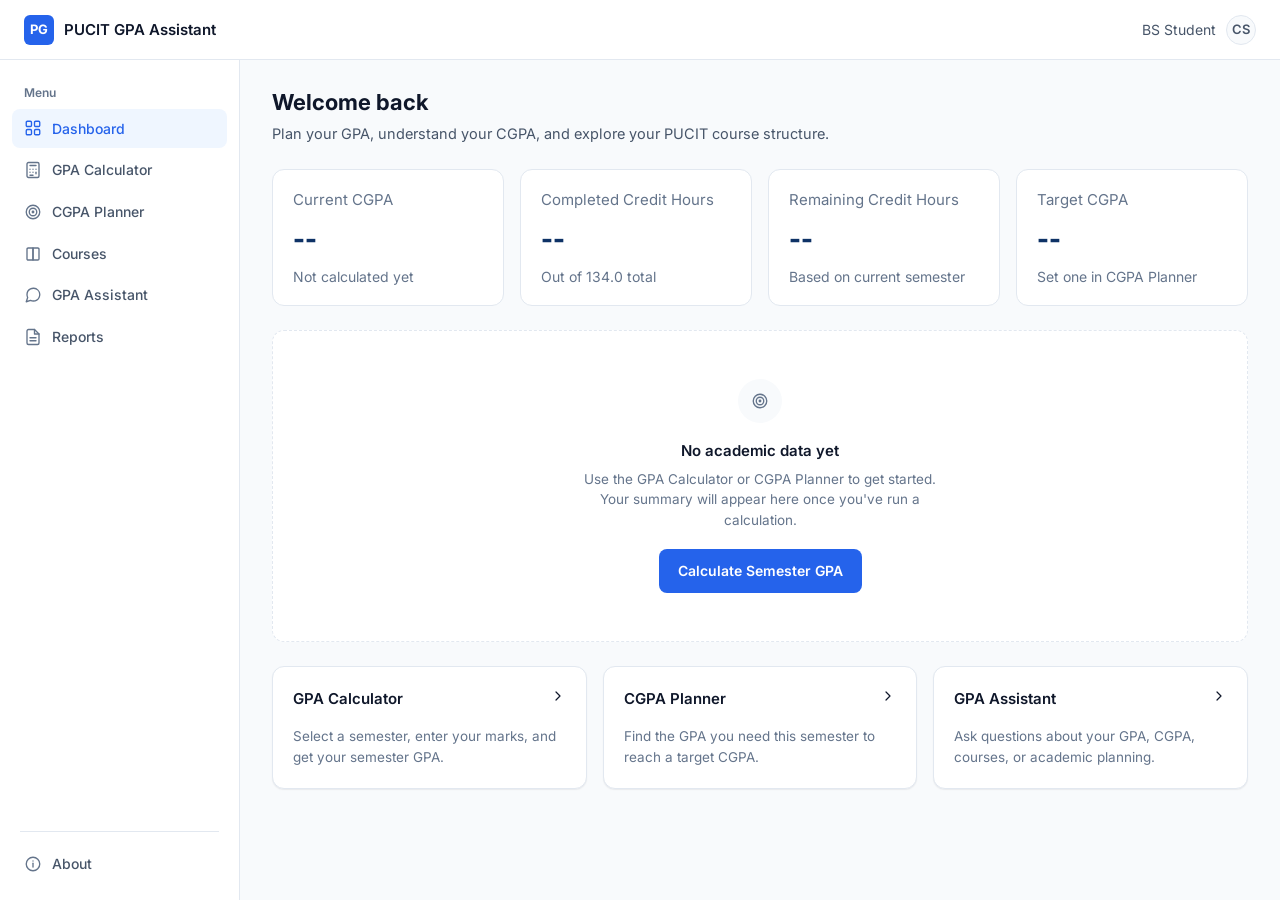
<file: Frontend/index.html>
<!DOCTYPE html>
<html lang="en">

<head>
  <meta charset="UTF-8">
<meta name="viewport" content="width=device-width, initial-scale=1.0, viewport-fit=cover">
  <title>Dashboard · PUCIT GPA Assistant</title>
  <link rel="preconnect" href="https://fonts.googleapis.com">
  <link rel="preconnect" href="https://fonts.gstatic.com" crossorigin>
  <link href="https://fonts.googleapis.com/css2?family=Inter:wght@400;500;600;700&display=swap" rel="stylesheet">
  <link rel="stylesheet" href="css/style.css">
</head>

<body>
  <div class="app-shell">

    <header class="topbar">
      <a href="index.html" class="brand">
        <span class="brand-mark">PG</span>
        <span>PUCIT GPA Assistant</span>
      </a>
      <div class="topbar-user">
        <span>BS Student</span>
        <span class="topbar-user-avatar">CS</span>
      </div>
    </header>

    <nav class="sidebar" aria-label="Primary">
      <div>
        <p class="nav-section-label">Menu</p>
        <ul class="nav-list">
          <li><a class="nav-link" href="index.html" aria-current="page"><svg class="icon" viewBox="0 0 24 24">
                <rect x="3" y="3" width="7" height="7" rx="1.5"></rect>
                <rect x="14" y="3" width="7" height="7" rx="1.5"></rect>
                <rect x="14" y="14" width="7" height="7" rx="1.5"></rect>
                <rect x="3" y="14" width="7" height="7" rx="1.5"></rect>
              </svg><span>Dashboard</span></a></li>
          <li><a class="nav-link" href="gpa-calculator.html"><svg class="icon" viewBox="0 0 24 24">
                <rect x="4" y="2" width="16" height="20" rx="2"></rect>
                <line x1="8" y1="6" x2="16" y2="6"></line>
                <line x1="8" y1="11" x2="8" y2="11.01"></line>
                <line x1="12" y1="11" x2="12" y2="11.01"></line>
                <line x1="16" y1="11" x2="16" y2="11.01"></line>
                <line x1="8" y1="15" x2="8" y2="15.01"></line>
                <line x1="12" y1="15" x2="12" y2="15.01"></line>
                <line x1="16" y1="15" x2="16" y2="17"></line>
                <line x1="8" y1="19" x2="12" y2="19"></line>
              </svg><span>GPA Calculator</span></a></li>
          <li><a class="nav-link" href="cgpa-planner.html"><svg class="icon" viewBox="0 0 24 24">
                <circle cx="12" cy="12" r="9"></circle>
                <circle cx="12" cy="12" r="5"></circle>
                <circle cx="12" cy="12" r="1"></circle>
              </svg><span>CGPA Planner</span></a></li>
          <li><a class="nav-link" href="courses.html"><svg class="icon" viewBox="0 0 24 24">
                <path d="M4 5.5C4 4.67 4.67 4 5.5 4H12v16H5.5A1.5 1.5 0 0 1 4 18.5v-13Z"></path>
                <path d="M20 5.5c0-.83-.67-1.5-1.5-1.5H12v16h6.5c.83 0 1.5-.67 1.5-1.5v-13Z"></path>
              </svg><span>Courses</span></a></li>
          <li><a class="nav-link" href="assistant.html"><svg class="icon" viewBox="0 0 24 24">
                <path
                  d="M21 11.5a8.38 8.38 0 0 1-.9 3.8 8.5 8.5 0 0 1-7.6 4.7 8.38 8.38 0 0 1-3.8-.9L3 21l1.9-5.7a8.38 8.38 0 0 1-.9-3.8 8.5 8.5 0 0 1 4.7-7.6 8.38 8.38 0 0 1 3.8-.9h.5a8.48 8.48 0 0 1 8 8v.5Z">
                </path>
              </svg><span>GPA Assistant</span></a></li>
          <li><a class="nav-link" href="reports.html"><svg class="icon" viewBox="0 0 24 24">
                <path d="M14 2H6a2 2 0 0 0-2 2v16a2 2 0 0 0 2 2h12a2 2 0 0 0 2-2V8Z"></path>
                <path d="M14 2v6h6"></path>
                <line x1="8" y1="13" x2="16" y2="13"></line>
                <line x1="8" y1="17" x2="16" y2="17"></line>
              </svg><span>Reports</span></a></li>
        </ul>
      </div>
      <div class="sidebar-footer">
        <div class="nav-divider"></div>
        <ul class="nav-list">
          <li><a class="nav-link" href="about.html"><svg class="icon" viewBox="0 0 24 24">
                <circle cx="12" cy="12" r="9"></circle>
                <line x1="12" y1="11" x2="12" y2="16"></line>
                <line x1="12" y1="8" x2="12" y2="8.01"></line>
              </svg><span>About</span></a></li>
        </ul>
      </div>
    </nav>

    <main class="main-content">
      <div class="page-header">
        <h1 class="page-title">Welcome back</h1>
        <p class="page-subtitle">Plan your GPA, understand your CGPA, and explore your PUCIT course structure.</p>
      </div>


      <section class="card-grid" aria-label="Academic summary">

        <div class="stat-card">
          <p class="stat-card-label">Current CGPA</p>
          <p class="stat-card-value is-empty" id="current-cgpa">--</p>
          <p class="stat-card-hint" id="current-cgpa-hint">
            Not calculated yet
          </p>
        </div>

        <div class="stat-card">
          <p class="stat-card-label">Completed Credit Hours</p>
          <p class="stat-card-value is-empty" id="completed-credit-hours">--</p>
          <p class="stat-card-hint" id="completed-credit-hours-hint">
            Out of 134.0 total
          </p>
        </div>

        <div class="stat-card">
          <p class="stat-card-label">Remaining Credit Hours</p>
          <p class="stat-card-value is-empty" id="remaining-credit-hours">--</p>
          <p class="stat-card-hint" id="remaining-credit-hours-hint">
            Based on current semester
          </p>
        </div>

        <div class="stat-card">
          <p class="stat-card-label">Target CGPA</p>
          <p class="stat-card-value is-empty" id="target-cgpa">--</p>
          <p class="stat-card-hint" id="target-cgpa-hint">
            Set one in CGPA Planner
          </p>
        </div>

      </section>


      <section id="dashboard-empty-state" style="margin-top: 24px;">
        <div class="empty-state">
          <div class="empty-state-icon"><svg class="icon" viewBox="0 0 24 24">
              <circle cx="12" cy="12" r="9"></circle>
              <circle cx="12" cy="12" r="5"></circle>
              <circle cx="12" cy="12" r="1"></circle>
            </svg></div>
          <p class="empty-state-title">No academic data yet</p>
          <p class="empty-state-text">Use the GPA Calculator or CGPA Planner to get started. Your summary will appear
            here once you've run a calculation.</p>
          <a href="gpa-calculator.html" class="btn btn-primary">Calculate Semester GPA</a>
        </div>
      </section>

      <section class="card-grid card-grid-3" style="margin-top: 24px;">
        <a href="gpa-calculator.html" class="card" style="display:block;">
          <div class="card-header">
            <span class="card-title">GPA Calculator</span>
            <svg class="icon" viewBox="0 0 24 24" style="width:16px;height:16px;">
              <polyline points="9 18 15 12 9 6"></polyline>
            </svg>
          </div>
          <p class="card-description">Select a semester, enter your marks, and get your semester GPA.</p>
        </a>
        <a href="cgpa-planner.html" class="card" style="display:block;">
          <div class="card-header">
            <span class="card-title">CGPA Planner</span>
            <svg class="icon" viewBox="0 0 24 24" style="width:16px;height:16px;">
              <polyline points="9 18 15 12 9 6"></polyline>
            </svg>
          </div>
          <p class="card-description">Find the GPA you need this semester to reach a target CGPA.</p>
        </a>
        <a href="assistant.html" class="card" style="display:block;">
          <div class="card-header">
            <span class="card-title">GPA Assistant</span>
            <svg class="icon" viewBox="0 0 24 24" style="width:16px;height:16px;">
              <polyline points="9 18 15 12 9 6"></polyline>
            </svg>
          </div>
          <p class="card-description">Ask questions about your GPA, CGPA, courses, or academic planning.</p>
        </a>
      </section>

    </main>

  </div>
  <script src="js/index.js"></script>
</body>

</html>
</file>
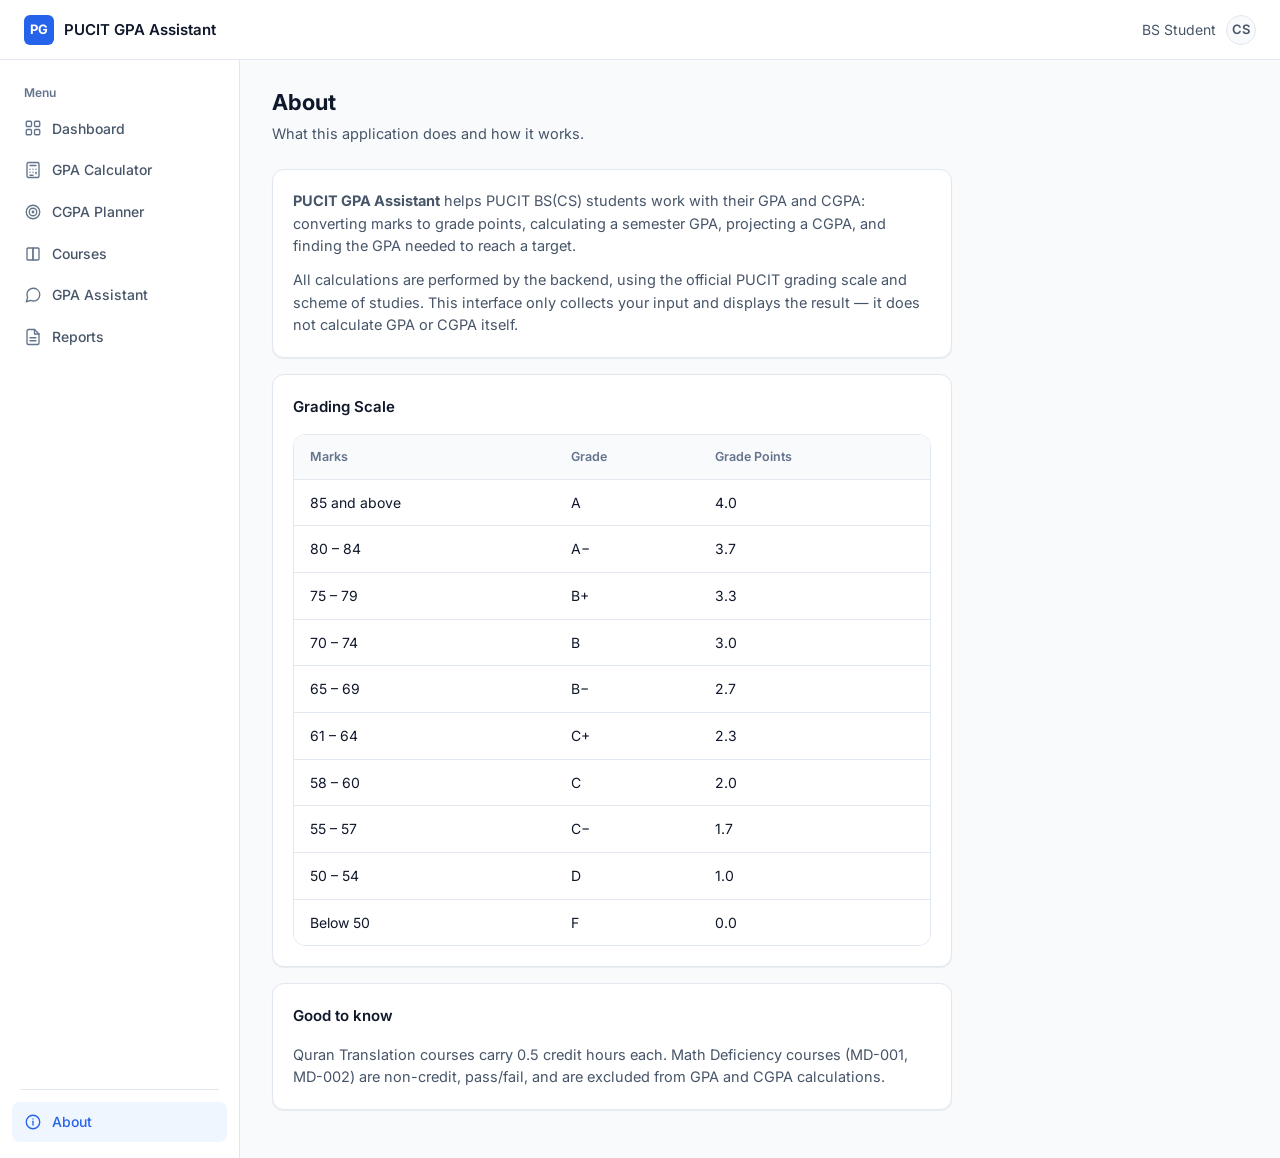
<file: Frontend/about.html>
<!DOCTYPE html>
<html lang="en">
<head>
<meta charset="UTF-8">
<meta name="viewport" content="width=device-width, initial-scale=1.0, viewport-fit=cover">
<title>About · PUCIT GPA Assistant</title>
<link rel="preconnect" href="https://fonts.googleapis.com">
<link rel="preconnect" href="https://fonts.gstatic.com" crossorigin>
<link href="https://fonts.googleapis.com/css2?family=Inter:wght@400;500;600;700&display=swap" rel="stylesheet">
<link rel="stylesheet" href="css/style.css">
</head>
<body>
<div class="app-shell">

  <header class="topbar">
    <a href="index.html" class="brand">
      <span class="brand-mark">PG</span>
      <span>PUCIT GPA Assistant</span>
    </a>
    <div class="topbar-user">
      <span>BS Student</span>
      <span class="topbar-user-avatar">CS</span>
    </div>
  </header>

  <nav class="sidebar" aria-label="Primary">
    <div>
      <p class="nav-section-label">Menu</p>
      <ul class="nav-list">
          <li><a class="nav-link" href="index.html"><svg class="icon" viewBox="0 0 24 24"><rect x="3" y="3" width="7" height="7" rx="1.5"></rect><rect x="14" y="3" width="7" height="7" rx="1.5"></rect><rect x="14" y="14" width="7" height="7" rx="1.5"></rect><rect x="3" y="14" width="7" height="7" rx="1.5"></rect></svg><span>Dashboard</span></a></li>
          <li><a class="nav-link" href="gpa-calculator.html"><svg class="icon" viewBox="0 0 24 24"><rect x="4" y="2" width="16" height="20" rx="2"></rect><line x1="8" y1="6" x2="16" y2="6"></line><line x1="8" y1="11" x2="8" y2="11.01"></line><line x1="12" y1="11" x2="12" y2="11.01"></line><line x1="16" y1="11" x2="16" y2="11.01"></line><line x1="8" y1="15" x2="8" y2="15.01"></line><line x1="12" y1="15" x2="12" y2="15.01"></line><line x1="16" y1="15" x2="16" y2="17"></line><line x1="8" y1="19" x2="12" y2="19"></line></svg><span>GPA Calculator</span></a></li>
          <li><a class="nav-link" href="cgpa-planner.html"><svg class="icon" viewBox="0 0 24 24"><circle cx="12" cy="12" r="9"></circle><circle cx="12" cy="12" r="5"></circle><circle cx="12" cy="12" r="1"></circle></svg><span>CGPA Planner</span></a></li>
          <li><a class="nav-link" href="courses.html"><svg class="icon" viewBox="0 0 24 24"><path d="M4 5.5C4 4.67 4.67 4 5.5 4H12v16H5.5A1.5 1.5 0 0 1 4 18.5v-13Z"></path><path d="M20 5.5c0-.83-.67-1.5-1.5-1.5H12v16h6.5c.83 0 1.5-.67 1.5-1.5v-13Z"></path></svg><span>Courses</span></a></li>
          <li><a class="nav-link" href="assistant.html"><svg class="icon" viewBox="0 0 24 24"><path d="M21 11.5a8.38 8.38 0 0 1-.9 3.8 8.5 8.5 0 0 1-7.6 4.7 8.38 8.38 0 0 1-3.8-.9L3 21l1.9-5.7a8.38 8.38 0 0 1-.9-3.8 8.5 8.5 0 0 1 4.7-7.6 8.38 8.38 0 0 1 3.8-.9h.5a8.48 8.48 0 0 1 8 8v.5Z"></path></svg><span>GPA Assistant</span></a></li>
          <li><a class="nav-link" href="reports.html"><svg class="icon" viewBox="0 0 24 24"><path d="M14 2H6a2 2 0 0 0-2 2v16a2 2 0 0 0 2 2h12a2 2 0 0 0 2-2V8Z"></path><path d="M14 2v6h6"></path><line x1="8" y1="13" x2="16" y2="13"></line><line x1="8" y1="17" x2="16" y2="17"></line></svg><span>Reports</span></a></li>
      </ul>
    </div>
    <div class="sidebar-footer">
      <div class="nav-divider"></div>
      <ul class="nav-list">
        <li><a class="nav-link" href="about.html" aria-current="page"><svg class="icon" viewBox="0 0 24 24"><circle cx="12" cy="12" r="9"></circle><line x1="12" y1="11" x2="12" y2="16"></line><line x1="12" y1="8" x2="12" y2="8.01"></line></svg><span>About</span></a></li>
      </ul>
    </div>
  </nav>

  <main class="main-content">
    <div class="page-header">
      <h1 class="page-title">About</h1>
      <p class="page-subtitle">What this application does and how it works.</p>
    </div>

    <div class="about-content">
      <div class="card">
        <p><strong>PUCIT GPA Assistant</strong> helps PUCIT BS(CS) students work with their GPA and CGPA: converting marks to grade points, calculating a semester GPA, projecting a CGPA, and finding the GPA needed to reach a target.</p>
        <p>All calculations are performed by the backend, using the official PUCIT grading scale and scheme of studies. This interface only collects your input and displays the result — it does not calculate GPA or CGPA itself.</p>
      </div>

      <div class="card">
        <div class="card-header">
          <span class="card-title">Grading Scale</span>
        </div>
        <div class="table-wrapper grade-scale-table">
          <table class="table">
            <thead>
              <tr>
                <th>Marks</th>
                <th>Grade</th>
                <th>Grade Points</th>
              </tr>
            </thead>
            <tbody>
          <tr>
            <td>85 and above</td>
            <td>A</td>
            <td>4.0</td>
          </tr>
          <tr>
            <td>80 – 84</td>
            <td>A−</td>
            <td>3.7</td>
          </tr>
          <tr>
            <td>75 – 79</td>
            <td>B+</td>
            <td>3.3</td>
          </tr>
          <tr>
            <td>70 – 74</td>
            <td>B</td>
            <td>3.0</td>
          </tr>
          <tr>
            <td>65 – 69</td>
            <td>B−</td>
            <td>2.7</td>
          </tr>
          <tr>
            <td>61 – 64</td>
            <td>C+</td>
            <td>2.3</td>
          </tr>
          <tr>
            <td>58 – 60</td>
            <td>C</td>
            <td>2.0</td>
          </tr>
          <tr>
            <td>55 – 57</td>
            <td>C−</td>
            <td>1.7</td>
          </tr>
          <tr>
            <td>50 – 54</td>
            <td>D</td>
            <td>1.0</td>
          </tr>
          <tr>
            <td>Below 50</td>
            <td>F</td>
            <td>0.0</td>
          </tr>
            </tbody>
          </table>
        </div>
      </div>

      <div class="card">
        <div class="card-header">
          <span class="card-title">Good to know</span>
        </div>
        <p>Quran Translation courses carry 0.5 credit hours each. Math Deficiency courses (MD-001, MD-002) are non-credit, pass/fail, and are excluded from GPA and CGPA calculations.</p>
      </div>
    </div>

  </main>

</div>
</body>
</html>
</file>
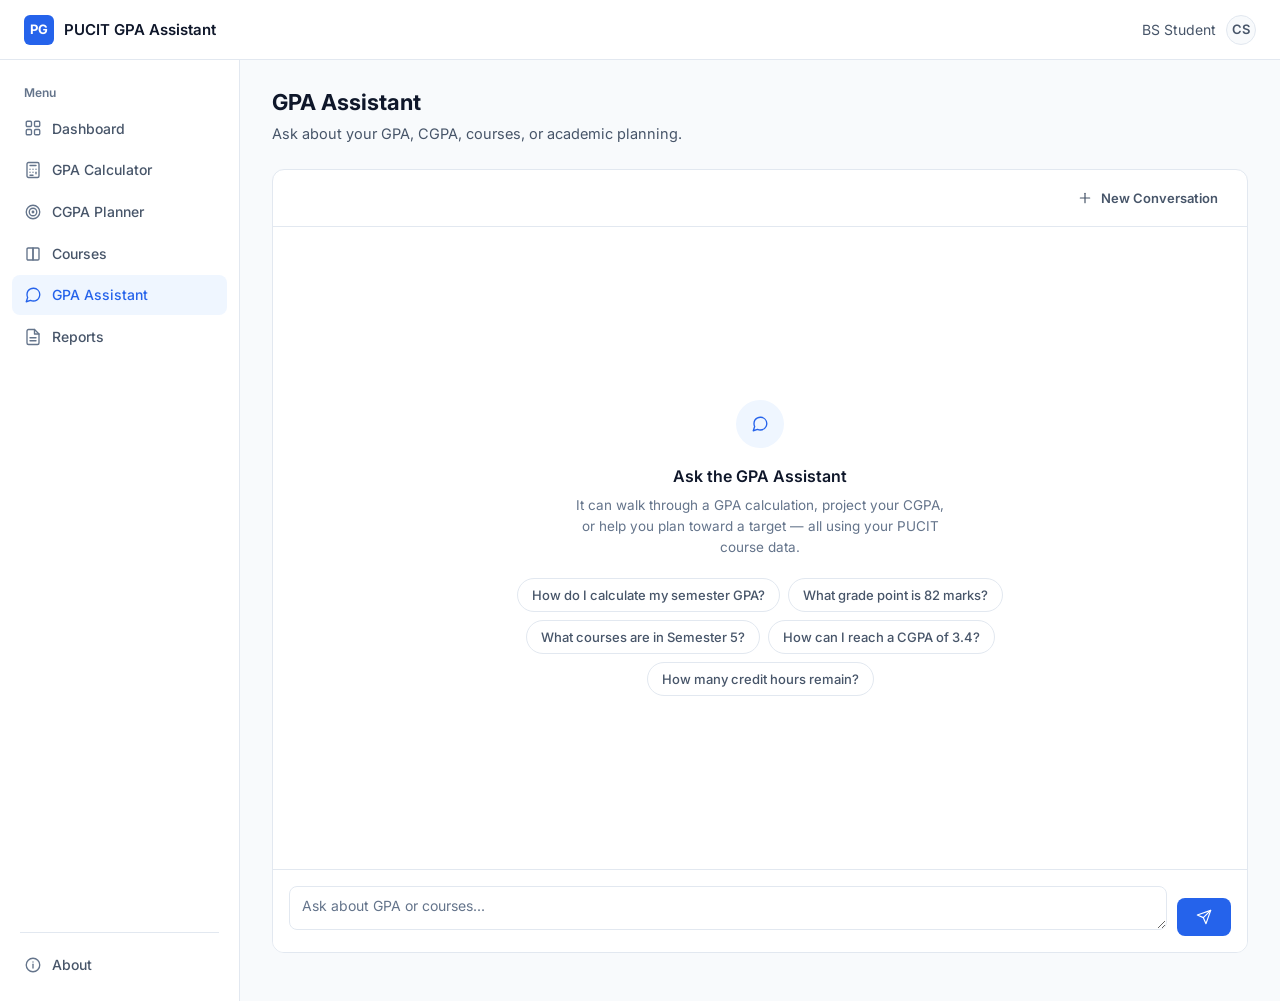
<file: Frontend/assistant.html>
<!DOCTYPE html>
<html lang="en">
<head>
<meta charset="UTF-8">
<meta name="viewport" content="width=device-width, initial-scale=1.0, viewport-fit=cover, interactive-widget=resizes-content">
<title>GPA Assistant · PUCIT GPA Assistant</title>
<link rel="preconnect" href="https://fonts.googleapis.com">
<link rel="preconnect" href="https://fonts.gstatic.com" crossorigin>
<link href="https://fonts.googleapis.com/css2?family=Inter:wght@400;500;600;700&display=swap" rel="stylesheet">
<link rel="stylesheet" href="css/style.css">
<link rel="stylesheet" href="css/assistant-mobile.css?v=2">
</head>
<body>
<div class="app-shell">

  <header class="topbar">
    <a href="index.html" class="brand">
      <span class="brand-mark">PG</span>
      <span>PUCIT GPA Assistant</span>
    </a>
    <div class="topbar-user">
      <span>BS Student</span>
      <span class="topbar-user-avatar">CS</span>
    </div>
  </header>

  <nav class="sidebar" aria-label="Primary">
    <div>
      <p class="nav-section-label">Menu</p>
      <ul class="nav-list">
          <li><a class="nav-link" href="index.html"><svg class="icon" viewBox="0 0 24 24"><rect x="3" y="3" width="7" height="7" rx="1.5"></rect><rect x="14" y="3" width="7" height="7" rx="1.5"></rect><rect x="14" y="14" width="7" height="7" rx="1.5"></rect><rect x="3" y="14" width="7" height="7" rx="1.5"></rect></svg><span>Dashboard</span></a></li>
          <li><a class="nav-link" href="gpa-calculator.html"><svg class="icon" viewBox="0 0 24 24"><rect x="4" y="2" width="16" height="20" rx="2"></rect><line x1="8" y1="6" x2="16" y2="6"></line><line x1="8" y1="11" x2="8" y2="11.01"></line><line x1="12" y1="11" x2="12" y2="11.01"></line><line x1="16" y1="11" x2="16" y2="11.01"></line><line x1="8" y1="15" x2="8" y2="15.01"></line><line x1="12" y1="15" x2="12" y2="15.01"></line><line x1="16" y1="15" x2="16" y2="17"></line><line x1="8" y1="19" x2="12" y2="19"></line></svg><span>GPA Calculator</span></a></li>
          <li><a class="nav-link" href="cgpa-planner.html"><svg class="icon" viewBox="0 0 24 24"><circle cx="12" cy="12" r="9"></circle><circle cx="12" cy="12" r="5"></circle><circle cx="12" cy="12" r="1"></circle></svg><span>CGPA Planner</span></a></li>
          <li><a class="nav-link" href="courses.html"><svg class="icon" viewBox="0 0 24 24"><path d="M4 5.5C4 4.67 4.67 4 5.5 4H12v16H5.5A1.5 1.5 0 0 1 4 18.5v-13Z"></path><path d="M20 5.5c0-.83-.67-1.5-1.5-1.5H12v16h6.5c.83 0 1.5-.67 1.5-1.5v-13Z"></path></svg><span>Courses</span></a></li>
          <li><a class="nav-link" href="assistant.html" aria-current="page"><svg class="icon" viewBox="0 0 24 24"><path d="M21 11.5a8.38 8.38 0 0 1-.9 3.8 8.5 8.5 0 0 1-7.6 4.7 8.38 8.38 0 0 1-3.8-.9L3 21l1.9-5.7a8.38 8.38 0 0 1-.9-3.8 8.5 8.5 0 0 1 4.7-7.6 8.38 8.38 0 0 1 3.8-.9h.5a8.48 8.48 0 0 1 8 8v.5Z"></path></svg><span>GPA Assistant</span></a></li>
          <li><a class="nav-link" href="reports.html"><svg class="icon" viewBox="0 0 24 24"><path d="M14 2H6a2 2 0 0 0-2 2v16a2 2 0 0 0 2 2h12a2 2 0 0 0 2-2V8Z"></path><path d="M14 2v6h6"></path><line x1="8" y1="13" x2="16" y2="13"></line><line x1="8" y1="17" x2="16" y2="17"></line></svg><span>Reports</span></a></li>
      </ul>
    </div>
    <div class="sidebar-footer">
      <div class="nav-divider"></div>
      <ul class="nav-list">
        <li><a class="nav-link" href="about.html"><svg class="icon" viewBox="0 0 24 24"><circle cx="12" cy="12" r="9"></circle><line x1="12" y1="11" x2="12" y2="16"></line><line x1="12" y1="8" x2="12" y2="8.01"></line></svg><span>About</span></a></li>
      </ul>
    </div>
  </nav>

  <main class="main-content">
    <div class="page-header">
      <h1 class="page-title">GPA Assistant</h1>
      <p class="page-subtitle">Ask about your GPA, CGPA, courses, or academic planning.</p>
    </div>

    <div class="chat-layout">
      <div class="chat-toolbar">
        <button type="button" class="btn btn-ghost btn-sm" id="new-conversation-btn">
          <svg class="icon" viewBox="0 0 24 24"><line x1="12" y1="5" x2="12" y2="19"></line><line x1="5" y1="12" x2="19" y2="12"></line></svg>
          New Conversation
        </button>
      </div>

      <!-- Empty state shown before the first message. Replace with #chat-messages
           content once the conversation starts. -->
      <div class="chat-empty" id="chat-empty-state">
        <div class="chat-empty-icon"><svg class="icon" viewBox="0 0 24 24"><path d="M21 11.5a8.38 8.38 0 0 1-.9 3.8 8.5 8.5 0 0 1-7.6 4.7 8.38 8.38 0 0 1-3.8-.9L3 21l1.9-5.7a8.38 8.38 0 0 1-.9-3.8 8.5 8.5 0 0 1 4.7-7.6 8.38 8.38 0 0 1 3.8-.9h.5a8.48 8.48 0 0 1 8 8v.5Z"></path></svg></div>
        <p class="chat-empty-title">Ask the GPA Assistant</p>
        <p class="chat-empty-text">It can walk through a GPA calculation, project your CGPA, or help you plan toward a target — all using your PUCIT course data.</p>
        <div class="quick-questions" id="quick-questions">
          <button type="button" class="quick-question-chip">How do I calculate my semester GPA?</button>
          <button type="button" class="quick-question-chip">What grade point is 82 marks?</button>
          <button type="button" class="quick-question-chip">What courses are in Semester 5?</button>
          <button type="button" class="quick-question-chip">How can I reach a CGPA of 3.4?</button>
          <button type="button" class="quick-question-chip">How many credit hours remain?</button>
        </div>
      </div>

      <!-- Message thread. Hidden until the first message is sent. -->
      <div class="chat-messages" id="chat-messages" hidden>
        <!-- Example message structure (JavaScript will generate these):
        <div class="message-row is-user">
          <div class="message-bubble">I got 78 in Analysis of Algorithms, 85 in AI, and 64 in HCI. What's my GPA?</div>
        </div>
        <div class="message-row is-assistant">
          <div class="message-bubble">I can work that out, but I need the credit hours for each course too...</div>
        </div>
        -->
      </div>

      <div class="chat-input-bar">
        <div style="flex:1;">
          <label for="chat-input" style="position:absolute; left:-9999px;">Message the GPA Assistant</label>
          <textarea id="chat-input" name="chat-input" placeholder="Ask about GPA or courses..." rows="1"></textarea>
        </div>
        <button type="button" class="btn btn-primary" id="send-message-btn" aria-label="Send message">
          <svg class="icon" viewBox="0 0 24 24"><line x1="22" y1="2" x2="11" y2="13"></line><polygon points="22 2 15 22 11 13 2 9 22 2"></polygon></svg>
        </button>
      </div>
    </div>

  </main>

</div>
<script type="module" src="js/assistant.js"></script>
</body>
</html>
</file>
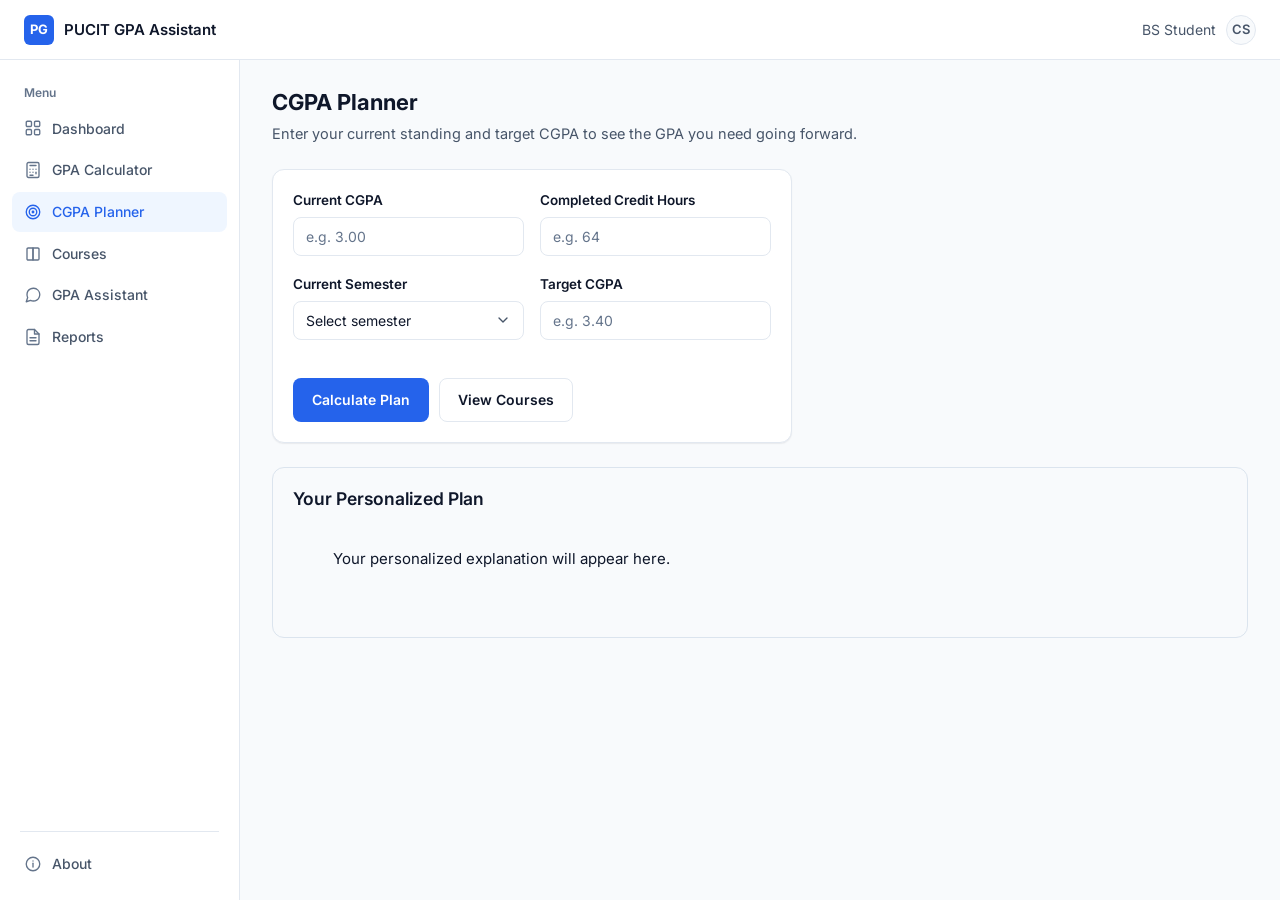
<file: Frontend/cgpa-planner.html>
<!DOCTYPE html>
<html lang="en">

<head>
  <meta charset="UTF-8">
<meta name="viewport" content="width=device-width, initial-scale=1.0, viewport-fit=cover">
  <title>CGPA Planner · PUCIT GPA Assistant</title>
  <link rel="preconnect" href="https://fonts.googleapis.com">
  <link rel="preconnect" href="https://fonts.gstatic.com" crossorigin>
  <link href="https://fonts.googleapis.com/css2?family=Inter:wght@400;500;600;700&display=swap" rel="stylesheet">
  <link rel="stylesheet" href="css/style.css">
</head>

<body>
  <div class="app-shell">

    <header class="topbar">
      <a href="index.html" class="brand">
        <span class="brand-mark">PG</span>
        <span>PUCIT GPA Assistant</span>
      </a>
      <div class="topbar-user">
        <span>BS Student</span>
        <span class="topbar-user-avatar">CS</span>
      </div>
    </header>

    <nav class="sidebar" aria-label="Primary">
      <div>
        <p class="nav-section-label">Menu</p>
        <ul class="nav-list">
          <li><a class="nav-link" href="index.html"><svg class="icon" viewBox="0 0 24 24">
                <rect x="3" y="3" width="7" height="7" rx="1.5"></rect>
                <rect x="14" y="3" width="7" height="7" rx="1.5"></rect>
                <rect x="14" y="14" width="7" height="7" rx="1.5"></rect>
                <rect x="3" y="14" width="7" height="7" rx="1.5"></rect>
              </svg><span>Dashboard</span></a></li>
          <li><a class="nav-link" href="gpa-calculator.html"><svg class="icon" viewBox="0 0 24 24">
                <rect x="4" y="2" width="16" height="20" rx="2"></rect>
                <line x1="8" y1="6" x2="16" y2="6"></line>
                <line x1="8" y1="11" x2="8" y2="11.01"></line>
                <line x1="12" y1="11" x2="12" y2="11.01"></line>
                <line x1="16" y1="11" x2="16" y2="11.01"></line>
                <line x1="8" y1="15" x2="8" y2="15.01"></line>
                <line x1="12" y1="15" x2="12" y2="15.01"></line>
                <line x1="16" y1="15" x2="16" y2="17"></line>
                <line x1="8" y1="19" x2="12" y2="19"></line>
              </svg><span>GPA Calculator</span></a></li>
          <li><a class="nav-link" href="cgpa-planner.html" aria-current="page"><svg class="icon" viewBox="0 0 24 24">
                <circle cx="12" cy="12" r="9"></circle>
                <circle cx="12" cy="12" r="5"></circle>
                <circle cx="12" cy="12" r="1"></circle>
              </svg><span>CGPA Planner</span></a></li>
          <li><a class="nav-link" href="courses.html"><svg class="icon" viewBox="0 0 24 24">
                <path d="M4 5.5C4 4.67 4.67 4 5.5 4H12v16H5.5A1.5 1.5 0 0 1 4 18.5v-13Z"></path>
                <path d="M20 5.5c0-.83-.67-1.5-1.5-1.5H12v16h6.5c.83 0 1.5-.67 1.5-1.5v-13Z"></path>
              </svg><span>Courses</span></a></li>
          <li><a class="nav-link" href="assistant.html"><svg class="icon" viewBox="0 0 24 24">
                <path
                  d="M21 11.5a8.38 8.38 0 0 1-.9 3.8 8.5 8.5 0 0 1-7.6 4.7 8.38 8.38 0 0 1-3.8-.9L3 21l1.9-5.7a8.38 8.38 0 0 1-.9-3.8 8.5 8.5 0 0 1 4.7-7.6 8.38 8.38 0 0 1 3.8-.9h.5a8.48 8.48 0 0 1 8 8v.5Z">
                </path>
              </svg><span>GPA Assistant</span></a></li>
          <li><a class="nav-link" href="reports.html"><svg class="icon" viewBox="0 0 24 24">
                <path d="M14 2H6a2 2 0 0 0-2 2v16a2 2 0 0 0 2 2h12a2 2 0 0 0 2-2V8Z"></path>
                <path d="M14 2v6h6"></path>
                <line x1="8" y1="13" x2="16" y2="13"></line>
                <line x1="8" y1="17" x2="16" y2="17"></line>
              </svg><span>Reports</span></a></li>
        </ul>
      </div>
      <div class="sidebar-footer">
        <div class="nav-divider"></div>
        <ul class="nav-list">
          <li><a class="nav-link" href="about.html"><svg class="icon" viewBox="0 0 24 24">
                <circle cx="12" cy="12" r="9"></circle>
                <line x1="12" y1="11" x2="12" y2="16"></line>
                <line x1="12" y1="8" x2="12" y2="8.01"></line>
              </svg><span>About</span></a></li>
        </ul>
      </div>
    </nav>

    <main class="main-content">
      <div class="page-header">
        <h1 class="page-title">CGPA Planner</h1>
        <p class="page-subtitle">Enter your current standing and target CGPA to see the GPA you need going forward.</p>
      </div>

      <div class="card" style="max-width: 520px;">
        <form id="cgpa-planner-form">
          <div class="form-row">
            <div class="form-group">
              <label for="current-cgpa">Current CGPA</label>
              <input type="number" id="current-cgpa" name="current-cgpa" min="0" max="4" step="0.01"
                placeholder="e.g. 3.00">
              <p class="form-error">Enter a CGPA between 0.0 and 4.0.</p>
            </div>
            <div class="form-group">
              <label for="completed-credit-hours">Completed Credit Hours</label>
              <input type="number" id="completed-credit-hours" name="completed-credit-hours" min="0" max="134"
                step="0.5" placeholder="e.g. 64">
              <p class="form-error">Enter a value between 0 and 134.</p>
            </div>
          </div>

          <div class="form-row">
            <div class="form-group">
              <label for="current-semester">Current Semester</label>
              <select id="current-semester" name="current-semester">
                <option value="" selected disabled>Select semester</option>
                <option value="1">Semester 1</option>
                <option value="2">Semester 2</option>
                <option value="3">Semester 3</option>
                <option value="4">Semester 4</option>
                <option value="5">Semester 5</option>
                <option value="6">Semester 6</option>
                <option value="7">Semester 7</option>
                <option value="8">Semester 8</option>
              </select>
            </div>
            <div class="form-group">
              <label for="target-cgpa">Target CGPA</label>
              <input type="number" id="target-cgpa" name="target-cgpa" min="0" max="4" step="0.01"
                placeholder="e.g. 3.40">
              <p class="form-error">Enter a CGPA between 0.0 and 4.0.</p>
            </div>
          </div>

          <div class="button-row">
            <button type="submit" class="btn btn-primary" id="calculate-plan-btn">Calculate Plan</button>
            <a href="courses.html" class="btn btn-secondary">View Courses</a>
          </div>
        </form>
      </div>

      <!-- Plan result: hidden until the backend returns a required-GPA result.
         If the immediate horizon needs more than 4.0, the backend/agent widens
         the horizon; each horizon it returns becomes one row here. -->
      <section id="cgpa-result-section" style="margin-top: 24px;" hidden>
        <div class="card">
          <div class="card-header">
            <div>
              <span class="card-title">Required GPA</span>
              <p class="card-description">Based on your target of <strong id="plan-target-cgpa">--</strong> CGPA</p>
            </div>
          </div>

          <div class="horizon-list" id="horizon-list">

          </div>
        </div>

        <div class="dashboard-publish-actions">
          <button type="button" id="publish-plan-dashboard-btn" class="btn btn-primary" hidden>
            Show on Dashboard
          </button>

          <p id="dashboard-publish-status" role="status" aria-live="polite"></p>
        </div>

      </section>

      <section class="ai-plan-card" aria-labelledby="ai-plan-heading">
        <h3 id="ai-plan-heading">Your Personalized Plan</h3>
        <p id="ai-plan-explanation">
          Your personalized explanation will appear here.
        </p>

        <div class="cgpa-report-actions">
          <button type="button" id="save-cgpa-report-btn" class="btn btn-primary" hidden>
            Save as Report
          </button>

          <p id="cgpa-report-save-status" role="status" aria-live="polite"></p>
        </div>
      </section>
    </main>

  </div>

  <script src="js/cgpa_planner.js"></script>
</body>

</html>
</file>
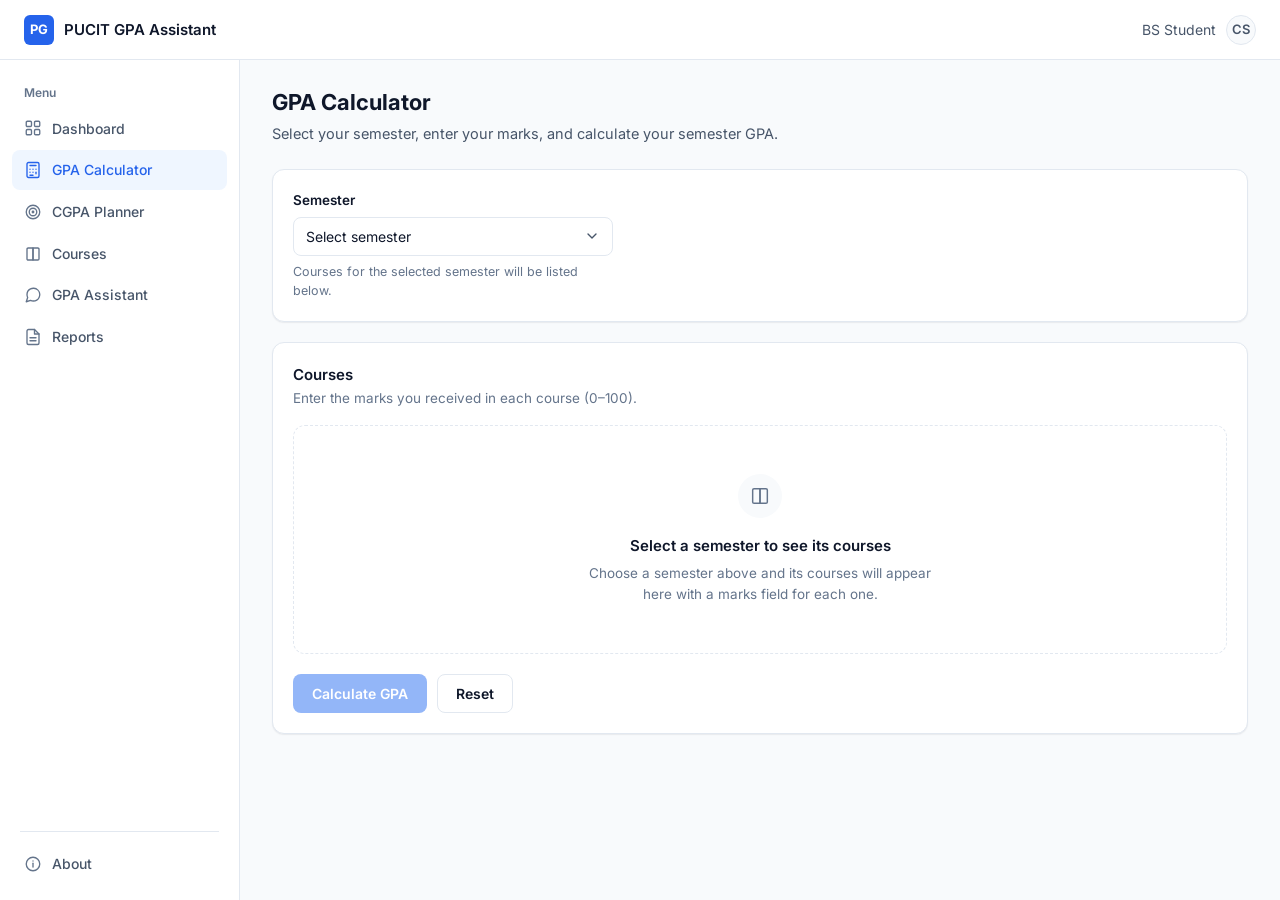
<file: Frontend/gpa-calculator.html>
<!DOCTYPE html>
<html lang="en">

<head>
  <meta charset="UTF-8">
<meta name="viewport" content="width=device-width, initial-scale=1.0, viewport-fit=cover">
  <title>GPA Calculator · PUCIT GPA Assistant</title>
  <link rel="preconnect" href="https://fonts.googleapis.com">
  <link rel="preconnect" href="https://fonts.gstatic.com" crossorigin>
  <link href="https://fonts.googleapis.com/css2?family=Inter:wght@400;500;600;700&display=swap" rel="stylesheet">
  <link rel="stylesheet" href="css/style.css">
</head>

<body>
  <div class="app-shell">

    <header class="topbar">
      <a href="index.html" class="brand">
        <span class="brand-mark">PG</span>
        <span>PUCIT GPA Assistant</span>
      </a>
      <div class="topbar-user">
        <span>BS Student</span>
        <span class="topbar-user-avatar">CS</span>
      </div>
    </header>

    <nav class="sidebar" aria-label="Primary">
      <div>
        <p class="nav-section-label">Menu</p>
        <ul class="nav-list">
          <li><a class="nav-link" href="index.html"><svg class="icon" viewBox="0 0 24 24">
                <rect x="3" y="3" width="7" height="7" rx="1.5"></rect>
                <rect x="14" y="3" width="7" height="7" rx="1.5"></rect>
                <rect x="14" y="14" width="7" height="7" rx="1.5"></rect>
                <rect x="3" y="14" width="7" height="7" rx="1.5"></rect>
              </svg><span>Dashboard</span></a></li>
          <li><a class="nav-link" href="gpa-calculator.html" aria-current="page"><svg class="icon" viewBox="0 0 24 24">
                <rect x="4" y="2" width="16" height="20" rx="2"></rect>
                <line x1="8" y1="6" x2="16" y2="6"></line>
                <line x1="8" y1="11" x2="8" y2="11.01"></line>
                <line x1="12" y1="11" x2="12" y2="11.01"></line>
                <line x1="16" y1="11" x2="16" y2="11.01"></line>
                <line x1="8" y1="15" x2="8" y2="15.01"></line>
                <line x1="12" y1="15" x2="12" y2="15.01"></line>
                <line x1="16" y1="15" x2="16" y2="17"></line>
                <line x1="8" y1="19" x2="12" y2="19"></line>
              </svg><span>GPA Calculator</span></a></li>
          <li><a class="nav-link" href="cgpa-planner.html"><svg class="icon" viewBox="0 0 24 24">
                <circle cx="12" cy="12" r="9"></circle>
                <circle cx="12" cy="12" r="5"></circle>
                <circle cx="12" cy="12" r="1"></circle>
              </svg><span>CGPA Planner</span></a></li>
          <li><a class="nav-link" href="courses.html"><svg class="icon" viewBox="0 0 24 24">
                <path d="M4 5.5C4 4.67 4.67 4 5.5 4H12v16H5.5A1.5 1.5 0 0 1 4 18.5v-13Z"></path>
                <path d="M20 5.5c0-.83-.67-1.5-1.5-1.5H12v16h6.5c.83 0 1.5-.67 1.5-1.5v-13Z"></path>
              </svg><span>Courses</span></a></li>
          <li><a class="nav-link" href="assistant.html"><svg class="icon" viewBox="0 0 24 24">
                <path
                  d="M21 11.5a8.38 8.38 0 0 1-.9 3.8 8.5 8.5 0 0 1-7.6 4.7 8.38 8.38 0 0 1-3.8-.9L3 21l1.9-5.7a8.38 8.38 0 0 1-.9-3.8 8.5 8.5 0 0 1 4.7-7.6 8.38 8.38 0 0 1 3.8-.9h.5a8.48 8.48 0 0 1 8 8v.5Z">
                </path>
              </svg><span>GPA Assistant</span></a></li>
          <li><a class="nav-link" href="reports.html"><svg class="icon" viewBox="0 0 24 24">
                <path d="M14 2H6a2 2 0 0 0-2 2v16a2 2 0 0 0 2 2h12a2 2 0 0 0 2-2V8Z"></path>
                <path d="M14 2v6h6"></path>
                <line x1="8" y1="13" x2="16" y2="13"></line>
                <line x1="8" y1="17" x2="16" y2="17"></line>
              </svg><span>Reports</span></a></li>
        </ul>
      </div>
      <div class="sidebar-footer">
        <div class="nav-divider"></div>
        <ul class="nav-list">
          <li><a class="nav-link" href="about.html"><svg class="icon" viewBox="0 0 24 24">
                <circle cx="12" cy="12" r="9"></circle>
                <line x1="12" y1="11" x2="12" y2="16"></line>
                <line x1="12" y1="8" x2="12" y2="8.01"></line>
              </svg><span>About</span></a></li>
        </ul>
      </div>
    </nav>

    <main class="main-content">
      <div class="page-header">
        <h1 class="page-title">GPA Calculator</h1>
        <p class="page-subtitle">Select your semester, enter your marks, and calculate your semester GPA.</p>
      </div>

      <div class="card" style="margin-bottom: 20px;">
        <div class="form-group" style="max-width: 320px; margin-bottom: 0;">
          <label for="semester-select">Semester</label>
          <select id="semester-select" name="semester">
            <option value="" selected disabled>Select semester</option>
            <option value="1">Semester 1</option>
            <option value="2">Semester 2</option>
            <option value="3">Semester 3</option>
            <option value="4">Semester 4</option>
            <option value="5">Semester 5</option>
            <option value="6">Semester 6</option>
            <option value="7">Semester 7</option>
            <option value="8">Semester 8</option>
          </select>
          <p class="form-help">Courses for the selected semester will be listed below.</p>
        </div>
      </div>

      <div class="card" id="course-form-card">
        <div class="card-header">
          <div>
            <span class="card-title">Courses</span>
            <p class="card-description">Enter the marks you received in each course (0–100).</p>
          </div>
        </div>

        <!-- This empty state is shown until a semester is selected.
           JavaScript should hide it and build course rows inside #course-list. -->
        <div class="empty-state" id="course-empty-state">
          <div class="empty-state-icon">
            <svg width="22" height="22" viewBox="0 0 24 24" fill="none" stroke="currentColor" stroke-width="1.6">
              <path d="M4 5.5C4 4.67 4.67 4 5.5 4H12v16H5.5A1.5 1.5 0 0 1 4 18.5v-13Z"></path>
              <path d="M20 5.5c0-.83-.67-1.5-1.5-1.5H12v16h6.5c.83 0 1.5-.67 1.5-1.5v-13Z"></path>
            </svg>
          </div>
          <p class="empty-state-title">Select a semester to see its courses</p>
          <p class="empty-state-text">Choose a semester above and its courses will appear here with a marks field for
            each one.</p>
        </div>

        <!-- Course rows are added here dynamically. Hidden until populated. -->
        <div id="course-list" hidden>
          <div class="course-row course-row-head" aria-hidden="true">
            <span>Code</span>
            <span>Course</span>
            <span>Credits</span>
            <span>Marks (0–100)</span>
          </div>
          <!-- Example row structure for reference (JavaScript will generate these):
        <div class="course-row">
          <span class="course-code">CC-313</span>
          <span class="course-name">Analysis of Algorithms</span>
          <span class="course-credits">3.0</span>
          <div>
            <label class="form-label" for="marks-CC-313" style="position:absolute; left:-9999px;">Marks for Analysis of Algorithms</label>
            <input type="number" id="marks-CC-313" name="marks-CC-313" min="0" max="100" placeholder="0–100">
            <p class="form-error">Enter a value between 0 and 100.</p>
          </div>
        </div>
        -->
        </div>

        <div class="button-row">
          <button type="button" class="btn btn-primary" id="calculate-gpa-btn" disabled>Calculate GPA</button>
          <button type="button" class="btn btn-secondary" id="reset-gpa-form-btn">Reset</button>
        </div>
      </div>

      <!-- Result panel: hidden until a result is returned by the backend -->

      <section id="gpa-result-section" style="margin-top: 24px;" hidden>
        <div class="result-panel">
          <div>
            <p class="result-primary-label">Semester GPA</p>

            <p class="result-primary-value" id="gpa-result-value">
              0.00
            </p>

            <p id="gpa-result-status" class="gpa-result-status" role="status" aria-live="polite" hidden></p>
          </div>

          <div class="result-meta">
            <div class="result-meta-item">
              <p class="result-meta-label">Semester</p>
              <p class="result-meta-value" id="gpa-result-semester">--</p>
            </div>

            <div class="result-meta-item">
              <p class="result-meta-label">Total Credit Hours</p>
              <p class="result-meta-value" id="gpa-result-credits">--</p>
            </div>

            <div class="result-meta-item">
              <p class="result-meta-label">Total Grade Points</p>
              <p class="result-meta-value" id="gpa-grade-points">--</p>
            </div>

            <div class="result-meta-item">
              <p class="result-meta-label">Courses</p>
              <p class="result-meta-value" id="gpa-result-count">--</p>
            </div>
          </div>
        </div>
      </section>

    </main>

  </div>

  <script type="module" src="js/gpa-calculator.js"></script>
</body>

</html>
</file>
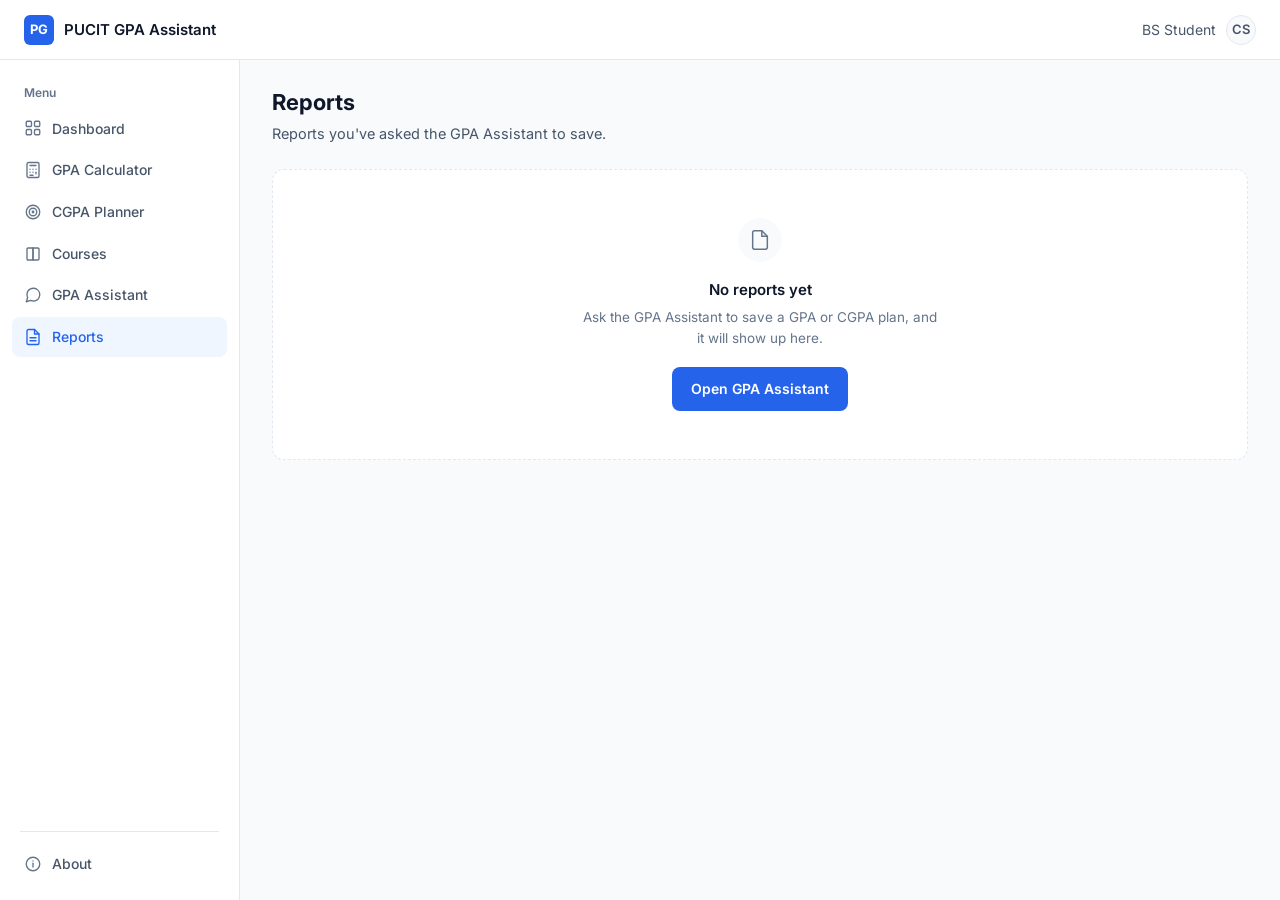
<file: Frontend/reports.html>
<!DOCTYPE html>
<html lang="en">
<head>
<meta charset="UTF-8">
<meta name="viewport" content="width=device-width, initial-scale=1.0, viewport-fit=cover">
<title>Reports · PUCIT GPA Assistant</title>
<link rel="preconnect" href="https://fonts.googleapis.com">
<link rel="preconnect" href="https://fonts.gstatic.com" crossorigin>
<link href="https://fonts.googleapis.com/css2?family=Inter:wght@400;500;600;700&display=swap" rel="stylesheet">
<link rel="stylesheet" href="css/style.css">
</head>
<body>
<div class="app-shell">

  <header class="topbar">
    <a href="index.html" class="brand">
      <span class="brand-mark">PG</span>
      <span>PUCIT GPA Assistant</span>
    </a>
    <div class="topbar-user">
      <span>BS Student</span>
      <span class="topbar-user-avatar">CS</span>
    </div>
  </header>

  <nav class="sidebar" aria-label="Primary">
    <div>
      <p class="nav-section-label">Menu</p>
      <ul class="nav-list">
          <li><a class="nav-link" href="index.html"><svg class="icon" viewBox="0 0 24 24"><rect x="3" y="3" width="7" height="7" rx="1.5"></rect><rect x="14" y="3" width="7" height="7" rx="1.5"></rect><rect x="14" y="14" width="7" height="7" rx="1.5"></rect><rect x="3" y="14" width="7" height="7" rx="1.5"></rect></svg><span>Dashboard</span></a></li>
          <li><a class="nav-link" href="gpa-calculator.html"><svg class="icon" viewBox="0 0 24 24"><rect x="4" y="2" width="16" height="20" rx="2"></rect><line x1="8" y1="6" x2="16" y2="6"></line><line x1="8" y1="11" x2="8" y2="11.01"></line><line x1="12" y1="11" x2="12" y2="11.01"></line><line x1="16" y1="11" x2="16" y2="11.01"></line><line x1="8" y1="15" x2="8" y2="15.01"></line><line x1="12" y1="15" x2="12" y2="15.01"></line><line x1="16" y1="15" x2="16" y2="17"></line><line x1="8" y1="19" x2="12" y2="19"></line></svg><span>GPA Calculator</span></a></li>
          <li><a class="nav-link" href="cgpa-planner.html"><svg class="icon" viewBox="0 0 24 24"><circle cx="12" cy="12" r="9"></circle><circle cx="12" cy="12" r="5"></circle><circle cx="12" cy="12" r="1"></circle></svg><span>CGPA Planner</span></a></li>
          <li><a class="nav-link" href="courses.html"><svg class="icon" viewBox="0 0 24 24"><path d="M4 5.5C4 4.67 4.67 4 5.5 4H12v16H5.5A1.5 1.5 0 0 1 4 18.5v-13Z"></path><path d="M20 5.5c0-.83-.67-1.5-1.5-1.5H12v16h6.5c.83 0 1.5-.67 1.5-1.5v-13Z"></path></svg><span>Courses</span></a></li>
          <li><a class="nav-link" href="assistant.html"><svg class="icon" viewBox="0 0 24 24"><path d="M21 11.5a8.38 8.38 0 0 1-.9 3.8 8.5 8.5 0 0 1-7.6 4.7 8.38 8.38 0 0 1-3.8-.9L3 21l1.9-5.7a8.38 8.38 0 0 1-.9-3.8 8.5 8.5 0 0 1 4.7-7.6 8.38 8.38 0 0 1 3.8-.9h.5a8.48 8.48 0 0 1 8 8v.5Z"></path></svg><span>GPA Assistant</span></a></li>
          <li><a class="nav-link" href="reports.html" aria-current="page"><svg class="icon" viewBox="0 0 24 24"><path d="M14 2H6a2 2 0 0 0-2 2v16a2 2 0 0 0 2 2h12a2 2 0 0 0 2-2V8Z"></path><path d="M14 2v6h6"></path><line x1="8" y1="13" x2="16" y2="13"></line><line x1="8" y1="17" x2="16" y2="17"></line></svg><span>Reports</span></a></li>
      </ul>
    </div>
    <div class="sidebar-footer">
      <div class="nav-divider"></div>
      <ul class="nav-list">
        <li><a class="nav-link" href="about.html"><svg class="icon" viewBox="0 0 24 24"><circle cx="12" cy="12" r="9"></circle><line x1="12" y1="11" x2="12" y2="16"></line><line x1="12" y1="8" x2="12" y2="8.01"></line></svg><span>About</span></a></li>
      </ul>
    </div>
  </nav>

  <main class="main-content">
    <div class="page-header">
      <h1 class="page-title">Reports</h1>
      <p class="page-subtitle">Reports you've asked the GPA Assistant to save.</p>
    </div>

    <!-- Empty state shown when no reports exist. Replace with .report-list
         markup (see commented example) once reports are available. -->
    <div class="empty-state" id="reports-empty-state">
      <div class="empty-state-icon"><svg width="22" height="22" viewBox="0 0 24 24" fill="none" stroke="currentColor" stroke-width="1.6"><path d="M14 2H6a2 2 0 0 0-2 2v16a2 2 0 0 0 2 2h12a2 2 0 0 0 2-2V8Z"></path><path d="M14 2v6h6"></path></svg></div>
      <p class="empty-state-title">No reports yet</p>
      <p class="empty-state-text">Ask the GPA Assistant to save a GPA or CGPA plan, and it will show up here.</p>
      <a href="assistant.html" class="btn btn-primary">Open GPA Assistant</a>
    </div>

    <div class="report-list" id="report-list" hidden>
      <!-- Example report card structure (JavaScript will generate these):
      <div class="report-card">
        <div class="report-card-icon"><svg width="22" height="22" viewBox="0 0 24 24" fill="none" stroke="currentColor" stroke-width="1.6"><path d="M14 2H6a2 2 0 0 0-2 2v16a2 2 0 0 0 2 2h12a2 2 0 0 0 2-2V8Z"></path><path d="M14 2v6h6"></path></svg></div>
        <div class="report-card-body">
          <p class="report-card-title">GPA Planning Report</p>
          <p class="report-card-meta">Saved report · Semester 5</p>
        </div>
        <button type="button" class="btn btn-secondary btn-sm">View</button>
      </div>
      -->
    </div>

  </main>

</div>

<div class="toast-container" id="toast-container" aria-live="polite"></div>

<script src="js/reports.js"></script>
</body>
</html>
</file>
<file: Frontend/css/style.css>
/* =========================================================
   PUCIT GPA Assistant — Stylesheet
   A light, academic, production-style UI.
   Organized in sections: Tokens, Reset, Layout, Components, Pages, Responsive.
   ========================================================= */

/* ---------------------------------------------------------
   1. DESIGN TOKENS
   --------------------------------------------------------- */
:root {
  /* Color */
  --color-primary: #2563eb;
  --color-primary-hover: #1d4ed8;
  --color-bg: #f8fafc;
  --color-surface: #ffffff;
  --color-border: #e2e8f0;
  --color-text: #0f172a;
  --color-text-secondary: #475569;
  --color-text-muted: #64748b;
  --color-success: #16a34a;
  --color-success-bg: #f0fdf4;
  --color-success-border: #bbf7d0;
  --color-warning: #d97706;
  --color-warning-bg: #fffbeb;
  --color-warning-border: #fde68a;
  --color-error: #dc2626;
  --color-error-bg: #fef2f2;
  --color-error-border: #fecaca;

  /* Type */
  --font-base: "Inter", -apple-system, BlinkMacSystemFont, "Segoe UI", Roboto, sans-serif;

  /* Radius */
  --radius-sm: 6px;
  --radius-md: 8px;
  --radius-lg: 12px;
  --radius-pill: 999px;

  /* Shadow */
  --shadow-sm: 0 1px 2px rgba(15, 23, 42, 0.04), 0 1px 1px rgba(15, 23, 42, 0.03);
  --shadow-md: 0 4px 10px rgba(15, 23, 42, 0.06), 0 1px 3px rgba(15, 23, 42, 0.04);

  /* Layout */
  --sidebar-width: 240px;
  --topbar-height: 60px;

  /* Motion */
  --transition-fast: 120ms ease;
  --transition-base: 180ms ease;
}

/* ---------------------------------------------------------
   2. RESET & BASE
   --------------------------------------------------------- */
*,
*::before,
*::after {
  box-sizing: border-box;
}

html {
  -webkit-text-size-adjust: 100%;
}

body {
  margin: 0;
  font-family: var(--font-base);
  font-size: 15px;
  line-height: 1.55;
  color: var(--color-text);
  background-color: var(--color-bg);
}

h1,
h2,
h3,
h4,
h5,
h6 {
  margin: 0;
  font-weight: 600;
  line-height: 1.3;
}

p {
  margin: 0;
}

a {
  color: inherit;
  text-decoration: none;
}

ul,
ol {
  margin: 0;
  padding: 0;
  list-style: none;
}

button {
  font-family: inherit;
}

table {
  border-collapse: collapse;
}

img,
svg {
  display: block;
  max-width: 100%;
}

/* Base focus visibility across the app */
a:focus-visible,
button:focus-visible,
input:focus-visible,
select:focus-visible,
textarea:focus-visible,
.nav-link:focus-visible {
  outline: 2px solid var(--color-primary);
  outline-offset: 2px;
  border-radius: var(--radius-sm);
}

.icon {
  width: 18px;
  height: 18px;
  flex-shrink: 0;
  stroke: currentColor;
  fill: none;
  stroke-width: 1.8;
  stroke-linecap: round;
  stroke-linejoin: round;
}

/* ---------------------------------------------------------
   3. APP SHELL LAYOUT
   --------------------------------------------------------- */
.app-shell {
  display: grid;
  grid-template-columns: var(--sidebar-width) minmax(0, 1fr);   /* was: var(--sidebar-width) 1fr */
  grid-template-rows: var(--topbar-height) 1fr;
  grid-template-areas:
    "topbar topbar"
    "sidebar main";
  min-height: 100vh;
}

.topbar,
.sidebar,
.sidebar > div,
.main-content {
  min-width: 0;
}

/* --- Top bar --- */
.topbar {
  grid-area: topbar;
  display: flex;
  align-items: center;
  justify-content: space-between;
  padding: 0 24px;
  background-color: var(--color-surface);
  border-bottom: 1px solid var(--color-border);
}

.brand {
  display: flex;
  align-items: center;
  gap: 10px;
  font-weight: 600;
  font-size: 15px;
  color: var(--color-text);
}

.brand-mark {
  display: flex;
  align-items: center;
  justify-content: center;
  width: 30px;
  height: 30px;
  border-radius: var(--radius-sm);
  background-color: var(--color-primary);
  color: #ffffff;
  font-weight: 700;
  font-size: 13px;
}

.topbar-user {
  display: flex;
  align-items: center;
  gap: 10px;
  color: var(--color-text-secondary);
  font-size: 14px;
}

.topbar-user-avatar {
  display: flex;
  align-items: center;
  justify-content: center;
  width: 30px;
  height: 30px;
  border-radius: 50%;
  background-color: var(--color-bg);
  border: 1px solid var(--color-border);
  color: var(--color-text-secondary);
  font-size: 13px;
  font-weight: 600;
}

/* --- Sidebar --- */
.sidebar {
  grid-area: sidebar;
  background-color: var(--color-surface);
  border-right: 1px solid var(--color-border);
  padding: 16px 12px;
  display: flex;
  flex-direction: column;
}

.nav-section-label {
  padding: 8px 12px 6px;
  font-size: 12px;
  font-weight: 600;
  color: var(--color-text-muted);
}

.nav-list {
  display: flex;
  flex-direction: column;
  gap: 2px;
}

.nav-link {
  display: flex;
  align-items: center;
  gap: 10px;
  padding: 9px 12px;
  border-radius: var(--radius-md);
  color: var(--color-text-secondary);
  font-size: 14px;
  font-weight: 500;
  transition: background-color var(--transition-fast), color var(--transition-fast);
}

.nav-link .icon {
  color: var(--color-text-muted);
  transition: color var(--transition-fast);
}

.nav-link:hover {
  background-color: var(--color-bg);
  color: var(--color-text);
}

.nav-link:hover .icon {
  color: var(--color-text-secondary);
}

.nav-link[aria-current="page"] {
  background-color: #eff6ff;
  color: var(--color-primary);
}

.nav-link[aria-current="page"] .icon {
  color: var(--color-primary);
}

.nav-divider {
  height: 1px;
  background-color: var(--color-border);
  margin: 12px 8px;
}

.sidebar-footer {
  margin-top: auto;
}

/* --- Main content --- */
.main-content {
  grid-area: main;
  padding: 28px 32px 48px;
  max-width: 1120px;
  width: 100%;
}

.page-header {
  margin-bottom: 24px;
}

.page-eyebrow {
  color: var(--color-text-muted);
  font-size: 13px;
  margin-bottom: 4px;
}

.page-title {
  font-size: 22px;
  font-weight: 700;
  color: var(--color-text);
}

.page-subtitle {
  margin-top: 6px;
  color: var(--color-text-secondary);
  font-size: 14.5px;
  max-width: 640px;
}

/* ---------------------------------------------------------
   4. CARDS
   --------------------------------------------------------- */
.card {
  background-color: var(--color-surface);
  border: 1px solid var(--color-border);
  border-radius: var(--radius-lg);
  box-shadow: var(--shadow-sm);
  padding: 20px;
}

.card-header {
  display: flex;
  align-items: baseline;
  justify-content: space-between;
  margin-bottom: 16px;
  gap: 12px;
}

.card-title {
  font-size: 15px;
  font-weight: 600;
  color: var(--color-text);
}

.card-description {
  font-size: 13.5px;
  color: var(--color-text-muted);
  margin-top: 2px;
}

.card-grid {
  display: grid;
  grid-template-columns: repeat(4, 1fr);
  gap: 16px;
}

.stat-card {
  background-color: var(--color-surface);
  border: 1px solid var(--color-border);
  border-radius: var(--radius-lg);
  padding: 18px 20px;
}

.stat-card-label {
  font-size: 15px;
  color: var(--color-text-muted);
  margin-bottom: 8px;
}

.stat-card-value {
  font-size: 26px;
  font-weight: 700;
  color: var(--color-text);
}

.stat-card-value.is-empty {
  color: #0e3266;
  font-weight: 800;
}

.stat-card-hint {
  margin-top: 6px;
  font-size: 14px;
  color: var(--color-text-muted);
}

/* ---------------------------------------------------------
   5. BUTTONS
   --------------------------------------------------------- */
.btn {
  display: inline-flex;
  align-items: center;
  justify-content: center;
  gap: 8px;
  padding: 10px 18px;
  border-radius: var(--radius-md);
  font-size: 14px;
  font-weight: 600;
  border: 1px solid transparent;
  cursor: pointer;
  transition: background-color var(--transition-fast), border-color var(--transition-fast), color var(--transition-fast);
  white-space: nowrap;
}

.btn .icon {
  width: 16px;
  height: 16px;
}

.btn-primary {
  background-color: var(--color-primary);
  color: #ffffff;
}

.btn-primary:hover {
  background-color: var(--color-primary-hover);
}

.btn-primary:disabled {
  background-color: #93b6f8;
  cursor: not-allowed;
}

.btn-secondary {
  background-color: var(--color-surface);
  color: var(--color-text);
  border-color: var(--color-border);
}

.btn-secondary:hover {
  background-color: var(--color-bg);
  border-color: #cbd5e1;
}

.btn-secondary:disabled {
  color: var(--color-text-muted);
  cursor: not-allowed;
}

.btn-ghost {
  background-color: transparent;
  color: var(--color-text-secondary);
}

.btn-ghost:hover {
  background-color: var(--color-bg);
  color: var(--color-text);
}

.btn-sm {
  padding: 7px 12px;
  font-size: 13px;
}

.btn-block {
  width: 100%;
}

.button-row {
  display: flex;
  gap: 10px;
  flex-wrap: wrap;
  margin-top: 20px;
}

/* ---------------------------------------------------------
   6. FORMS
   --------------------------------------------------------- */
.form-group {
  margin-bottom: 18px;
}

.form-row {
  display: grid;
  grid-template-columns: 1fr 1fr;
  gap: 16px;
}

label,
.form-label {
  display: block;
  font-size: 13.5px;
  font-weight: 600;
  color: var(--color-text);
  margin-bottom: 6px;
}

.form-help {
  margin-top: 6px;
  font-size: 12.5px;
  color: var(--color-text-muted);
}

.form-error {
  margin-top: 6px;
  font-size: 12.5px;
  color: var(--color-error);
  display: none;
}

.form-error.is-visible {
  display: block;
}

.form-success {
  margin-top: 6px;
  font-size: 12.5px;
  color: var(--color-success);
}

input[type="text"],
input[type="number"],
input[type="email"],
select,
textarea {
  width: 100%;
  padding: 10px 12px;
  font-size: 14px;
  font-family: inherit;
  color: var(--color-text);
  background-color: var(--color-surface);
  border: 1px solid var(--color-border);
  border-radius: var(--radius-md);
  transition: border-color var(--transition-fast), box-shadow var(--transition-fast);
}

input::placeholder,
textarea::placeholder {
  color: var(--color-text-muted);
}

input:focus,
select:focus,
textarea:focus {
  outline: none;
  border-color: var(--color-primary);
  box-shadow: 0 0 0 3px rgba(37, 99, 235, 0.12);
}

input.is-invalid,
select.is-invalid {
  border-color: var(--color-error);
}

input.is-invalid:focus,
select.is-invalid:focus {
  box-shadow: 0 0 0 3px rgba(220, 38, 38, 0.12);
}

input:disabled,
select:disabled,
textarea:disabled {
  background-color: var(--color-bg);
  color: var(--color-text-muted);
  cursor: not-allowed;
}

select {
  appearance: none;
  background-image: url("data:image/svg+xml;utf8,<svg xmlns='http://www.w3.org/2000/svg' width='16' height='16' viewBox='0 0 24 24' fill='none' stroke='%23475569' stroke-width='2' stroke-linecap='round' stroke-linejoin='round'><polyline points='6 9 12 15 18 9'></polyline></svg>");
  background-repeat: no-repeat;
  background-position: right 12px center;
  padding-right: 36px;
}

textarea {
  resize: vertical;
  min-height: 80px;
}

fieldset {
  border: none;
  padding: 0;
  margin: 0;
}

/* ---------------------------------------------------------
   7. PILLS / BADGES
   --------------------------------------------------------- */
.pill {
  display: inline-flex;
  align-items: center;
  gap: 6px;
  padding: 3px 10px;
  border-radius: var(--radius-pill);
  font-size: 12.5px;
  font-weight: 600;
  background-color: var(--color-bg);
  color: var(--color-text-secondary);
  border: 1px solid var(--color-border);
}

.pill-success {
  background-color: var(--color-success-bg);
  border-color: var(--color-success-border);
  color: var(--color-success);
}

.pill-warning {
  background-color: var(--color-warning-bg);
  border-color: var(--color-warning-border);
  color: var(--color-warning);
}

.pill-error {
  background-color: var(--color-error-bg);
  border-color: var(--color-error-border);
  color: var(--color-error);
}

.pill-primary {
  background-color: #eff6ff;
  border-color: #bfdbfe;
  color: var(--color-primary);
}

/* ---------------------------------------------------------
   8. TABLES
   --------------------------------------------------------- */
.table-wrapper {
  overflow-x: auto;
  border: 1px solid var(--color-border);
  border-radius: var(--radius-lg);
}

.table {
  width: 100%;
  min-width: 480px;
  border-collapse: collapse;
  background-color: var(--color-surface);
}

.table th,
.table td {
  text-align: left;
  padding: 12px 16px;
  font-size: 14px;
  border-bottom: 1px solid var(--color-border);
  white-space: nowrap;
}

.table th {
  font-size: 12.5px;
  font-weight: 600;
  color: var(--color-text-muted);
  background-color: var(--color-bg);
}

.table td {
  color: var(--color-text);
}

.table td.is-muted {
  color: var(--color-text-muted);
}

.table tbody tr:last-child td {
  border-bottom: none;
}

.table tbody tr:hover td {
  background-color: #f8fafc;
}

.table-foot-total td {
  font-weight: 600;
  background-color: var(--color-bg);
}

/* ---------------------------------------------------------
   9. EMPTY STATES
   --------------------------------------------------------- */
.empty-state {
  text-align: center;
  padding: 48px 24px;
  border: 1px dashed var(--color-border);
  border-radius: var(--radius-lg);
  background-color: var(--color-surface);
}

.empty-state-icon {
  display: flex;
  align-items: center;
  justify-content: center;
  width: 44px;
  height: 44px;
  margin: 0 auto 16px;
  border-radius: 50%;
  background-color: var(--color-bg);
  color: var(--color-text-muted);
}

.empty-state-title {
  font-size: 15px;
  font-weight: 600;
  color: var(--color-text);
  margin-bottom: 6px;
}

.empty-state-text {
  font-size: 13.5px;
  color: var(--color-text-muted);
  max-width: 360px;
  margin: 0 auto;
}

.empty-state .btn {
  margin-top: 18px;
}

/* ---------------------------------------------------------
   10. GPA CALCULATOR — course rows
   --------------------------------------------------------- */
.course-row {
  display: grid;
  grid-template-columns: 110px 1fr 90px 120px;
  align-items: center;
  gap: 16px;
  padding: 12px 4px;
  border-bottom: 1px solid var(--color-border);
}

.course-row:last-child {
  border-bottom: none;
}

.course-row-head {
  padding: 0 4px 10px;
  font-size: 12.5px;
  font-weight: 600;
  color: var(--color-text-muted);
  border-bottom: 1px solid var(--color-border);
}

.course-code {
  font-size: 13.5px;
  font-weight: 600;
  color: var(--color-text);
}

.course-name {
  font-size: 14px;
  color: var(--color-text);
}

.course-credits {
  font-size: 13.5px;
  color: var(--color-text-secondary);
}

.course-row input[type="number"] {
  width: 100%;
}

/* ---------------------------------------------------------
   11. RESULT DISPLAY
   --------------------------------------------------------- */
.result-panel {
  background-color: var(--color-surface);
  border: 1px solid var(--color-border);
  border-radius: var(--radius-lg);
  padding: 24px;
  display: flex;
  flex-wrap: wrap;
  gap: 32px;
  align-items: center;
  justify-content: space-between;
}

.result-primary-label {
  font-size: 13px;
  color: var(--color-text-muted);
  margin-bottom: 6px;
}

.result-primary-value {
  font-size: 50px;
  font-weight: 700;
  color: var(--color-primary);
  line-height: 1;
}

.result-meta {
  display: flex;
  gap: 28px;
  flex-wrap: wrap;
}

.result-meta-item {
  min-width: 100px;
}

.result-meta-label {
  font-size: 12.5px;
  color: var(--color-text-muted);
  margin-bottom: 4px;
}

.result-meta-value {
  font-size: 25px;
  font-weight: 800;
  color: var(--color-text);
}

/* Horizon result rows (CGPA planner) */
.horizon-list {
  display: flex;
  flex-direction: column;
  gap: 10px;
}

.horizon-row {
  display: flex;
  align-items: center;
  justify-content: space-between;
  gap: 16px;
  padding: 14px 18px;
  border: 1px solid var(--color-border);
  border-radius: var(--radius-md);
  background-color: var(--color-surface);
}

.horizon-row.is-achievable {
  border-color: var(--color-success-border);
  background-color: var(--color-success-bg);
}

.horizon-label {
  font-size: 13.5px;
  font-weight: 600;
  color: var(--color-text);
}

.horizon-sub {
  font-size: 12.5px;
  color: var(--color-text-muted);
  margin-top: 2px;
}

.horizon-value {
  text-align: right;
}

.horizon-value-number {
  font-size: 20px;
  font-weight: 700;
  color: var(--color-text);
}


.ai-plan-card {
    margin-top: 24px;
    padding: 20px;
    border: 1px solid #dbe4ee;
    border-radius: 12px;
    background: #f8fafc;
}

.ai-plan-card h3 {
    margin-top: 0;
    margin-bottom: 10px;
}

.ai-plan-card p {
    margin-bottom: 0;
    line-height: 1.7;
    white-space: pre-wrap;
}

#dashboard-publish-status {
    display: none;
    margin: 15px 0;
    padding: 14px 20px;
    background-color: #e8f8ee;
    color: #218838;
    border: 1px solid #b7ebc6;
    border-left: 4px solid #28a745;
    border-radius: 8px;
    font-size: 14px;
    font-weight: 500;
    font-family: Arial, sans-serif;
    line-height: 1.5;
    transition: all 0.3s ease;
}

/* Show when message is added */
#dashboard-publish-status:not(:empty) {
    display: block;
}


.cgpa-report-actions {
    margin-top: 20px;
}

.cgpa-report-actions button[hidden] {
    display: none !important;
}

#cgpa-report-save-status {
    margin-top: 10px;
    font-size: 0.9rem;
}



.gpa-result-status {
    margin-top: 8px;
    font-size: 14px;
    font-weight: 600;
}

.gpa-result-status.is-failed {
    color: #dc2626;
}

.gpa-result-status.is-success {
    color: #15803d;
}

.gpa-result-status.is-warning {
    color: #b45309;
}

#gpa-result-value.is-failed {
    color: #dc2626;
}

#gpa-result-value.is-success {
    color: #15803d;
}

[hidden] {
    display: none !important;
}

/* ---------------------------------------------------------
   16. TOAST NOTIFICATIONS
   --------------------------------------------------------- */
.toast-container {
  position: fixed;
  right: 24px;
  bottom: 24px;
  z-index: 1000;
  display: flex;
  flex-direction: column;
  gap: 10px;
  width: min(380px, calc(100vw - 32px));
  pointer-events: none; /* clicks pass through the empty area around toasts */
}

.toast {
  pointer-events: auto;
  display: flex;
  align-items: center;
  gap: 8px;
  padding: 12px 8px 12px 16px;
  background-color: #0f172a;
  color: #f8fafc;
  border-left: 4px solid #64748b;
  border-radius: var(--radius-md);
  box-shadow: 0 10px 30px rgba(15, 23, 42, 0.25),
              0 2px 6px rgba(15, 23, 42, 0.15);
  font-size: 14px;
  line-height: 1.4;
  animation: toast-in 200ms ease-out;
}

.toast.is-success {
  border-left-color: #22c55e;
}

.toast.is-error {
  border-left-color: #ef4444;
}

.toast.is-leaving {
  opacity: 0;
  transform: translateY(8px);
  transition: opacity 160ms ease, transform 160ms ease;
}

.toast-message {
  flex: 1;
  min-width: 0;
  overflow-wrap: anywhere;
}

.toast-action {
  padding: 6px 10px;
  border: none;
  border-radius: var(--radius-sm);
  background: transparent;
  color: #93c5fd;
  font: inherit;
  font-weight: 600;
  cursor: pointer;
  transition: background-color var(--transition-fast), color var(--transition-fast);
}

.toast-action:hover {
  background-color: rgba(147, 197, 253, 0.15);
  color: #bfdbfe;
}

.toast-close {
  width: 28px;
  height: 28px;
  border: none;
  border-radius: var(--radius-sm);
  background: transparent;
  color: #94a3b8;
  font-size: 20px;
  line-height: 1;
  cursor: pointer;
  transition: background-color var(--transition-fast), color var(--transition-fast);
}

.toast-close:hover {
  background-color: rgba(255, 255, 255, 0.1);
  color: #f8fafc;
}

/* The default blue focus ring is hard to see on a dark background */
.toast button:focus-visible {
  outline: 2px solid #bfdbfe;
  outline-offset: 1px;
}

@keyframes toast-in {
  from {
    opacity: 0;
    transform: translateY(12px);
  }
  to {
    opacity: 1;
    transform: none;
  }
}

/* On phones the toast spans the width, just above the bottom edge */
@media (max-width: 520px) {
  .toast-container {
    right: 16px;
    left: 16px;
    bottom: 16px;
    width: auto;
  }
}


/* ---------------------------------------------------------
   12. CHAT / GPA ASSISTANT
   --------------------------------------------------------- */
.chat-layout {
  display: flex;
  flex-direction: column;
  height: calc(100vh - var(--topbar-height) - 56px);
  min-height: 480px;
  background-color: var(--color-surface);
  border: 1px solid var(--color-border);
  border-radius: var(--radius-lg);
  overflow: hidden;
}

.chat-toolbar {
  display: flex;
  align-items: center;
  justify-content: flex-end;
  padding: 12px 16px;
  border-bottom: 1px solid var(--color-border);
}

.chat-messages {
  flex: 1;
  overflow-y: auto;
  padding: 24px;
  display: flex;
  flex-direction: column;
  gap: 16px;
}

.message-row {
  display: flex;
}

.message-row.is-user {
  justify-content: flex-end;
}

.message-bubble {
  max-width: 70%;
  padding: 12px 16px;
  border-radius: var(--radius-lg);
  font-size: 14.5px;
  line-height: 1.5;
}

.message-row.is-assistant .message-bubble {
  background-color: var(--color-bg);
  color: var(--color-text);
  border: 1px solid var(--color-border);
  border-top-left-radius: 4px;
}

.message-row.is-user .message-bubble {
  background-color: var(--color-primary);
  color: #ffffff;
  border-top-right-radius: 4px;
}

.chat-empty {
  flex: 1;
  display: flex;
  flex-direction: column;
  align-items: center;
  justify-content: center;
  text-align: center;
  padding: 24px;
}

.chat-empty-icon {
  display: flex;
  align-items: center;
  justify-content: center;
  width: 48px;
  height: 48px;
  margin-bottom: 16px;
  border-radius: 50%;
  background-color: #eff6ff;
  color: var(--color-primary);
}

.chat-empty-title {
  font-size: 16px;
  font-weight: 600;
  margin-bottom: 6px;
}

.chat-empty-text {
  font-size: 13.5px;
  color: var(--color-text-muted);
  max-width: 380px;
  margin-bottom: 20px;
}

.quick-questions {
  display: flex;
  flex-wrap: wrap;
  gap: 8px;
  justify-content: center;
  max-width: 520px;
}

.quick-question-chip {
  padding: 8px 14px;
  border-radius: var(--radius-pill);
  border: 1px solid var(--color-border);
  background-color: var(--color-surface);
  color: var(--color-text-secondary);
  font-size: 13px;
  font-weight: 500;
  cursor: pointer;
  transition: border-color var(--transition-fast), color var(--transition-fast), background-color var(--transition-fast);
}

.quick-question-chip:hover {
  border-color: var(--color-primary);
  color: var(--color-primary);
  background-color: #eff6ff;
}

.chat-input-bar {
  display: flex;
  align-items: flex-end;
  gap: 10px;
  padding: 16px;
  border-top: 1px solid var(--color-border);
  background-color: var(--color-surface);
}

.chat-input-bar textarea {
  min-height: 44px;
  max-height: 140px;
}

/* ---------------------------------------------------------
   13. REPORTS
   --------------------------------------------------------- */
.report-list {
  display: flex;
  flex-direction: column;
  gap: 12px;
}

.report-card {
  display: flex;
  flex-direction: column;
  align-items: center;
  justify-content: space-between;
  gap: 1px;
  padding: 16px 20px;
  background-color: var(--color-surface);
  border: 1px solid var(--color-border);
  border-radius: var(--radius-lg);
}

.report-card-icon {
  display: flex;
  align-items: center;
  justify-content: center;
  width: 38px;
  height: 38px;
  border-radius: var(--radius-md);
  background-color: var(--color-bg);
  color: var(--color-text-secondary);
  flex-shrink: 0;
}

.report-card-body {
  flex: 1;
  min-width: 0;
}

.report-card-title {
  font-size: 14.5px;
  font-weight: 600;
  color: var(--color-text);
}

.report-card-meta {
  font-size: 12.5px;
  color: var(--color-text-muted);
  margin-top: 2px;
}



/* Reports page */

#report-list {
    display: grid;
    grid-template-columns: repeat(auto-fit, minmax(280px, 1fr));
    gap: 20px;
    align-items: start;
}

#report-list[hidden],
#reports-empty-state[hidden] {
    display: none !important;
}

.report-card {
    min-width: 0;
    padding: 22px;
    border: 1px solid #e5e7eb;
    border-radius: 14px;
    background: #ffffff;
    box-shadow: 0 3px 12px rgba(15, 23, 42, 0.04);
    transition: box-shadow 180ms ease, border-color 180ms ease;
}

.report-card:hover {
    border-color: #cbd5e1;
    box-shadow: 0 8px 24px rgba(15, 23, 42, 0.08);
}

.report-card-header {
    display: flex;
    align-items: flex-start;
    justify-content: space-between;
    flex-wrap: wrap;
    gap: 12px;
    margin-bottom: 18px;
}

.report-heading-group {
    display: flex;
    flex-direction: column;
    align-items: flex-start;
    gap: 8px;
    min-width: 0;
}

.report-title {
    margin: 0;
    color: #172033;
    font-size: 17px;
    font-weight: 650;
    line-height: 1.45;
    overflow-wrap: anywhere;
}

.report-type {
    display: inline-flex;
    align-items: center;
    padding: 5px 9px;
    border-radius: 6px;
    background: #eff6ff;
    color: #1d4ed8;
    font-size: 12px;
    font-weight: 600;
}

.report-date {
    margin: 2px 0 0;
    color: #64748b;
    font-size: 12px;
    line-height: 1.5;
}

.report-content {
    max-height: 260px;
    overflow: auto;
    margin: 0 0 20px;
    padding: 15px;
    border: 1px solid #eef2f7;
    border-radius: 9px;
    background: #f8fafc;
    color: #334155;
    font-family: inherit;
    font-size: 13px;
    line-height: 1.8;
    white-space: pre-wrap;
    overflow-wrap: anywhere;
}

.report-actions {
    display: flex;
    flex-wrap: wrap;
    gap: 10px;
    padding-top: 15px;
    border-top: 1px solid #eef2f7;
}

.report-actions button {
    min-height: 38px;
    padding: 9px 14px;
    border: 1px solid #dbe2ea;
    border-radius: 8px;
    background: #ffffff;
    color: #334155;
    font: inherit;
    font-size: 13px;
    font-weight: 600;
    cursor: pointer;
    transition: background 150ms ease, border-color 150ms ease;
}

.report-actions .report-download-btn {
    border-color: #2563eb;
    background: #2563eb;
    color: #ffffff;
}

.report-actions .report-download-btn:hover {
    border-color: #1d4ed8;
    background: #1d4ed8;
}

.report-actions .report-delete-btn:hover {
    border-color: #fecaca;
    background: #fef2f2;
    color: #b91c1c;
}

.report-actions button:focus-visible {
    outline: 3px solid #93c5fd;
    outline-offset: 2px;
}

@media (max-width: 600px) {
    #report-list {
        grid-template-columns: minmax(0, 1fr);
    }

    .report-card {
        padding: 17px;
    }

    .report-card-header {
        flex-direction: column;
    }
}

/* ---------------------------------------------------------
   14. ABOUT PAGE
   --------------------------------------------------------- */
.about-content {
  max-width: 680px;
}

.about-content .card+.card {
  margin-top: 16px;
}

.about-content p {
  color: var(--color-text-secondary);
  font-size: 14.5px;
  margin-bottom: 12px;
}

.about-content p:last-child {
  margin-bottom: 0;
}

.grade-scale-table {
  margin-top: 8px;
}

/* =========================================================
   15. RESPONSIVE: one complete block, keep it LAST in the file
   Breakpoints: 1024 tablet, 768 phone layout, 640, 520, 400, 340,
   plus short screens (keyboard open) and landscape phones.
   ========================================================= */

/* Real visible height. Falls back to 100vh on old browsers. */
:root {
  --app-height: 100vh;
}

@supports (height: 100dvh) {
  :root {
    --app-height: 100dvh;
  }
}

/* ---- Base rules (all screen sizes) ---- */
.app-shell {
  min-height: var(--app-height);
}

.card-grid {
  grid-template-columns: repeat(4, minmax(0, 1fr));
}

@media (max-width: 960px) {
  .card-grid {
    grid-template-columns: repeat(2, minmax(0, 1fr));
  }
}

/* The three link cards on the dashboard (defined after the rule above) */
.card-grid-3 {
  grid-template-columns: repeat(3, minmax(0, 1fr));
}

/* Long assistant replies wrap and keep their line breaks */
.message-bubble {
  overflow-wrap: anywhere;
  white-space: pre-wrap;
}

/* ---- Tablets with the sidebar (769px to 1024px) ---- */
@media (min-width: 769px) and (max-width: 1024px) {
  :root {
    --sidebar-width: 200px;
  }

  .main-content {
    padding: 24px 20px 40px;
  }
}

/* =========================================================
   PHONE LAYOUT (up to 768px wide, or a phone on its side)
   ========================================================= */
@media (max-width: 768px), (orientation: landscape) and (max-height: 500px) {

  :root {
    --bottom-nav-height: 64px;
    --topbar-height: 56px;
  }

  /* Plain stacked page: top bar, content, fixed bottom bar */
  .app-shell {
    display: block;
    padding-bottom: calc(var(--bottom-nav-height) + env(safe-area-inset-bottom));
  }

  .topbar {
    position: sticky;
    top: 0;
    z-index: 40;
    height: var(--topbar-height);
    padding: 0 16px;
  }

  .topbar-user {
    display: none;
  }

  /* --- Bottom navigation bar (scrolls sideways if items don't fit) --- */
  .sidebar {
    position: fixed;
    left: 0;
    right: 0;
    bottom: 0;
    z-index: 50;
    display: flex;
    flex-direction: row;
    align-items: stretch;
    height: calc(var(--bottom-nav-height) + env(safe-area-inset-bottom));
    padding: 0 4px env(safe-area-inset-bottom);
    border-right: none;
    border-top: 1px solid var(--color-border);
    box-shadow: 0 -2px 10px rgba(15, 23, 42, 0.05);
    overflow-x: auto;
    overflow-y: hidden;
    scrollbar-width: none;
    -webkit-overflow-scrolling: touch;
  }

  .sidebar::-webkit-scrollbar {
    display: none;
  }

  .sidebar > div {
    display: flex;
    flex: 6 0 auto;
  }

  .sidebar-footer {
    flex: 1 0 auto;
    margin-top: 0;
  }

  .nav-section-label,
  .nav-divider {
    display: none;
  }

  .nav-list {
    flex: 1 1 auto;
    flex-direction: row;
    gap: 0;
  }

  .nav-list li {
    display: flex;
    flex: 1 0 auto;
  }

  .nav-link {
    position: relative;
    flex: 1;
    flex-direction: column;
    justify-content: center;
    align-items: center;
    gap: 3px;
    min-width: 72px;
    padding: 6px 10px;
    border-radius: 0;
    font-size: 11px;
    font-weight: 600;
    white-space: nowrap;
    text-align: center;
  }

  .nav-link .icon {
    width: 22px;
    height: 22px;
  }

  .nav-link[aria-current="page"] {
    background-color: transparent;
  }

  /* Small blue bar above the current page */
  .nav-link[aria-current="page"]::before {
    content: "";
    position: absolute;
    top: 0;
    left: 20%;
    right: 20%;
    height: 3px;
    border-radius: 0 0 3px 3px;
    background-color: var(--color-primary);
  }

  /* --- Content --- */
  .main-content {
    max-width: none;
    padding: 16px 16px 28px;
  }

  .page-header {
    margin-bottom: 16px;
  }

  .page-title {
    font-size: 20px;
  }

  .page-subtitle {
    font-size: 14px;
  }

  .card {
    padding: 16px;
  }

  .card-grid {
    gap: 12px;
  }

  .stat-card {
    padding: 14px;
  }

  .stat-card-label {
    font-size: 13px;
  }

  .stat-card-value {
    font-size: 22px;
  }

  .stat-card-hint {
    font-size: 12.5px;
  }

  .empty-state {
    padding: 32px 16px;
  }

  /* Forms: 16px text stops iPhones zooming in when a field is tapped */
  input[type="text"],
  input[type="number"],
  input[type="email"],
  select,
  textarea {
    min-height: 44px;
    font-size: 16px;
  }

  .button-row .btn {
    flex: 1 1 0;
    min-height: 44px;
  }

  .cgpa-report-actions {
    display: flex;
    flex-wrap: wrap;
    gap: 10px;
  }

  .cgpa-report-actions button {
    flex: 1 1 160px;
    min-height: 44px;
  }

  .report-actions button {
    flex: 1 1 0;
  }

  /* Toasts sit above the bottom bar */
  .toast-container {
    left: 12px;
    right: 12px;
    width: auto;
    bottom: calc(var(--bottom-nav-height) + 12px + env(safe-area-inset-bottom));
  }

  .message-bubble {
    max-width: 88%;
  }

  /* --- ASSISTANT PAGE ---
     The content area is exactly one screen tall (screen minus top bar
     minus bottom bar). The chat card fills it, only the message list
     scrolls, and the input bar is always visible. */
  .main-content:has(.chat-layout) {
    display: flex;
    flex-direction: column;
    height: calc(var(--app-height) - var(--topbar-height) - var(--bottom-nav-height) - env(safe-area-inset-bottom));
    padding: 12px;
    overflow: hidden;
  }

  .main-content:has(.chat-layout) .page-header {
    flex: 0 0 auto;
    margin-bottom: 10px;
  }

  .main-content:has(.chat-layout) .page-subtitle {
    display: none;
  }

  .chat-layout {
    flex: 1 1 auto;
    height: auto;
    min-height: 0;          /* lets the message list shrink and scroll */
  }

  .chat-toolbar {
    flex: 0 0 auto;
    padding: 6px 10px;
  }

  .chat-messages {
    flex: 1 1 auto;
    min-height: 0;
    padding: 14px 12px;
    overscroll-behavior: contain;
    -webkit-overflow-scrolling: touch;
  }

  /* Empty chat: centred when there is room, scrolls when there is not */
  .chat-empty {
    flex: 1 1 auto;
    min-height: 0;
    justify-content: flex-start;
    overflow-y: auto;
    padding: 16px 12px;
  }

  .chat-empty > :first-child {
    margin-top: auto;
  }

  .chat-empty > :last-child {
    margin-bottom: auto;
  }

  .chat-empty-icon {
    width: 40px;
    height: 40px;
    margin-bottom: 10px;
  }

  .chat-empty-text {
    margin-bottom: 14px;
  }

  .chat-input-bar {
    flex: 0 0 auto;
    gap: 8px;
    padding: 8px;
  }

  .chat-input-bar > div {
    flex: 1 1 auto;
    min-width: 0;           /* stops the textarea pushing Send off-screen */
  }

  .chat-input-bar textarea {
    min-height: 44px;
    max-height: 110px;
  }

  .chat-input-bar .btn {
    flex: 0 0 auto;
    width: 46px;
    min-height: 44px;
    padding: 0;
  }
}

/* =========================================================
   Up to 640px: stack course rows, results and tables
   ========================================================= */
@media (max-width: 640px) {
  .card-grid-3 {
    grid-template-columns: minmax(0, 1fr);
  }

  /* GPA calculator rows: code and credits, then name, then marks */
  .course-row {
    grid-template-columns: minmax(0, 1fr) auto;
    grid-template-areas:
      "code credits"
      "name name"
      "marks marks";
    gap: 6px 12px;
    padding: 14px 0;
  }

  .course-row-head {
    display: none;
  }

  .course-code {
    grid-area: code;
  }

  .course-credits {
    grid-area: credits;
  }

  .course-credits::after {
    content: " credit hrs";
  }

  .course-name {
    grid-area: name;
  }

  .course-row > div {
    grid-area: marks;
  }

  /* GPA result */
  .result-panel {
    flex-direction: column;
    align-items: flex-start;
    gap: 20px;
    padding: 18px;
  }

  .result-primary-value {
    font-size: 40px;
  }

  .result-meta {
    width: 100%;
    display: grid;
    grid-template-columns: repeat(2, minmax(0, 1fr));
    gap: 16px;
  }

  .result-meta-item {
    min-width: 0;
  }

  .result-meta-value {
    font-size: 20px;
  }

  /* CGPA planner rows */
  .horizon-row {
    flex-direction: column;
    align-items: flex-start;
    gap: 8px;
  }

  .horizon-value {
    display: flex;
    align-items: center;
    gap: 12px;
    text-align: left;
  }

  /* Tables: names wrap instead of forcing sideways scrolling */
  .table {
    min-width: 0;
  }

  .table th,
  .table td {
    padding: 10px 12px;
    font-size: 13px;
    white-space: normal;
  }

  .table th,
  .table td:first-child,
  .table td:last-child {
    white-space: nowrap;
  }
}

/* =========================================================
   Up to 520px: small phones
   ========================================================= */
@media (max-width: 520px) {
  .main-content {
    padding: 14px 12px 24px;
  }

  .main-content:has(.chat-layout) {
    padding: 10px 8px 8px;
  }

  .card {
    padding: 14px;
  }

  .form-row {
    grid-template-columns: minmax(0, 1fr);
    gap: 0;
  }

  .report-card {
    padding: 14px;
  }

  .report-content {
    max-height: 200px;
    font-size: 12.5px;
  }

  .toast {
    font-size: 13.5px;
  }

  /* Starter questions become a tidy list */
  .quick-questions {
    flex-direction: column;
    align-items: stretch;
    width: 100%;
    gap: 6px;
  }

  .quick-question-chip {
    padding: 10px 12px;
    border-radius: var(--radius-md);
    text-align: left;
  }
}

/* =========================================================
   Up to 400px: very small phones
   ========================================================= */
@media (max-width: 400px) {
  :root {
    --bottom-nav-height: 60px;
    --topbar-height: 52px;
  }

  .brand {
    gap: 8px;
    font-size: 14px;
  }

  .brand-mark {
    width: 26px;
    height: 26px;
    font-size: 12px;
  }

  .page-title {
    font-size: 18px;
  }

  .page-subtitle {
    font-size: 13.5px;
  }

  .nav-link {
    min-width: 68px;
    font-size: 10.5px;
  }

  .nav-link .icon {
    width: 20px;
    height: 20px;
  }

  .result-primary-value {
    font-size: 34px;
  }

  .result-meta-value {
    font-size: 18px;
  }

  .button-row {
    flex-direction: column;
  }

  .button-row .btn {
    flex: 0 0 auto;
    width: 100%;
  }

  .empty-state {
    padding: 24px 12px;
  }

  .message-bubble {
    max-width: 92%;
    padding: 10px 12px;
    font-size: 14px;
  }

  .chat-messages {
    gap: 12px;
    padding: 10px 8px;
  }

  .chat-empty-title {
    font-size: 15px;
  }

  .chat-empty-text {
    font-size: 13px;
  }

  .chat-input-bar {
    padding: 6px;
  }
}

/* =========================================================
   Up to 340px: tiny screens
   ========================================================= */
@media (max-width: 340px) {
  .brand span:last-child {
    font-size: 13px;
  }

  .main-content {
    padding: 12px 10px 20px;
  }

  .card {
    padding: 12px;
  }

  .card-grid,
  .card-grid-3 {
    grid-template-columns: minmax(0, 1fr);
  }

  .result-meta {
    grid-template-columns: minmax(0, 1fr);
  }

  .stat-card-value,
  .result-primary-value {
    font-size: 28px;
  }

  .horizon-value-number {
    font-size: 18px;
  }

  .main-content:has(.chat-layout) .page-header {
    display: none;
  }

  .chat-input-bar .btn {
    width: 42px;
  }
}

/* =========================================================
   Landscape phones: compact bars
   ========================================================= */
@media (orientation: landscape) and (max-height: 500px) {
  :root {
    --bottom-nav-height: 48px;
    --topbar-height: 46px;
  }

  .nav-link {
    flex-direction: row;
    gap: 6px;
    min-width: 0;
    padding: 0 14px;
    font-size: 12px;
  }

  .nav-link .icon {
    width: 18px;
    height: 18px;
  }

  .main-content {
    padding: 12px 16px 20px;
  }
}

/* =========================================================
   Short screens: keyboard open, or phone on its side.
   The assistant page gives all the room to the conversation.
   ========================================================= */
@media (max-width: 768px) and (max-height: 520px), (orientation: landscape) and (max-height: 500px) {
  .app-shell:has(.chat-layout) {
    --topbar-height: 0px;
  }

  .app-shell:has(.chat-layout) .topbar {
    display: none;
  }

  .main-content:has(.chat-layout) .page-header {
    display: none;
  }

  .chat-empty-icon,
  .chat-empty-text {
    display: none;
  }

  .chat-input-bar textarea {
    max-height: 70px;
  }
}

/* Respect reduced motion preference */
@media (prefers-reduced-motion: reduce) {
  * {
    transition: none !important;
    animation: none !important;
  }
}

/* =========================================================
   ASSISTANT PAGE ON PHONES: chat pinned to the screen.
   Keep this LAST in the file.
   ========================================================= */
@media (max-width: 768px), (orientation: landscape) and (max-height: 500px) {

  /* The chat sits between the top bar and the bottom nav bar */
  .chat-layout {
    position: fixed;
    top: var(--topbar-height);
    left: 0;
    right: 0;
    bottom: calc(var(--bottom-nav-height) + env(safe-area-inset-bottom));
    z-index: 10;                 /* below the top bar (40) and bottom nav (50) */
    height: auto;
    min-height: 0;
    border-radius: 0;
    border-left: none;
    border-right: none;
    box-shadow: none;
  }

  /* The page title would sit behind the fixed chat, so hide it here */
  .main-content:has(.chat-layout) {
    height: auto;
    min-height: 0;
    padding: 0;
    overflow: visible;
  }

  .main-content:has(.chat-layout) .page-header {
    display: none;
  }

  /* Inside the chat: the message list scrolls, the input bar never moves */
  .chat-toolbar,
  .chat-input-bar {
    flex: 0 0 auto;
  }

  .chat-messages,
  .chat-empty {
    flex: 1 1 auto;
    min-height: 0;
  }
}
</file>
<file: Frontend/css/assistant-mobile.css>
/* Assistant page on phones: chat pinned between top bar and bottom nav */
@media (max-width: 768px), (orientation: landscape) and (max-height: 500px) {

  .chat-layout {
    position: fixed;
    top: var(--topbar-height);
    left: 0;
    right: 0;
    bottom: calc(var(--bottom-nav-height) + env(safe-area-inset-bottom));
    z-index: 10;
    height: auto;
    min-height: 0;
    border-radius: 0;
    border-left: none;
    border-right: none;
    box-shadow: none;
  }

  .main-content {
    height: auto;
    min-height: 0;
    padding: 0;
    overflow: visible;
  }

  .main-content .page-header {
    display: none;
  }

  .chat-toolbar,
  .chat-input-bar {
    flex: 0 0 auto;
  }

  .chat-messages,
  .chat-empty {
    flex: 1 1 auto;
    min-height: 0;
  }

  .chat-input-bar > div {
    flex: 1 1 auto;
    min-width: 0;
  }
}
</file>
